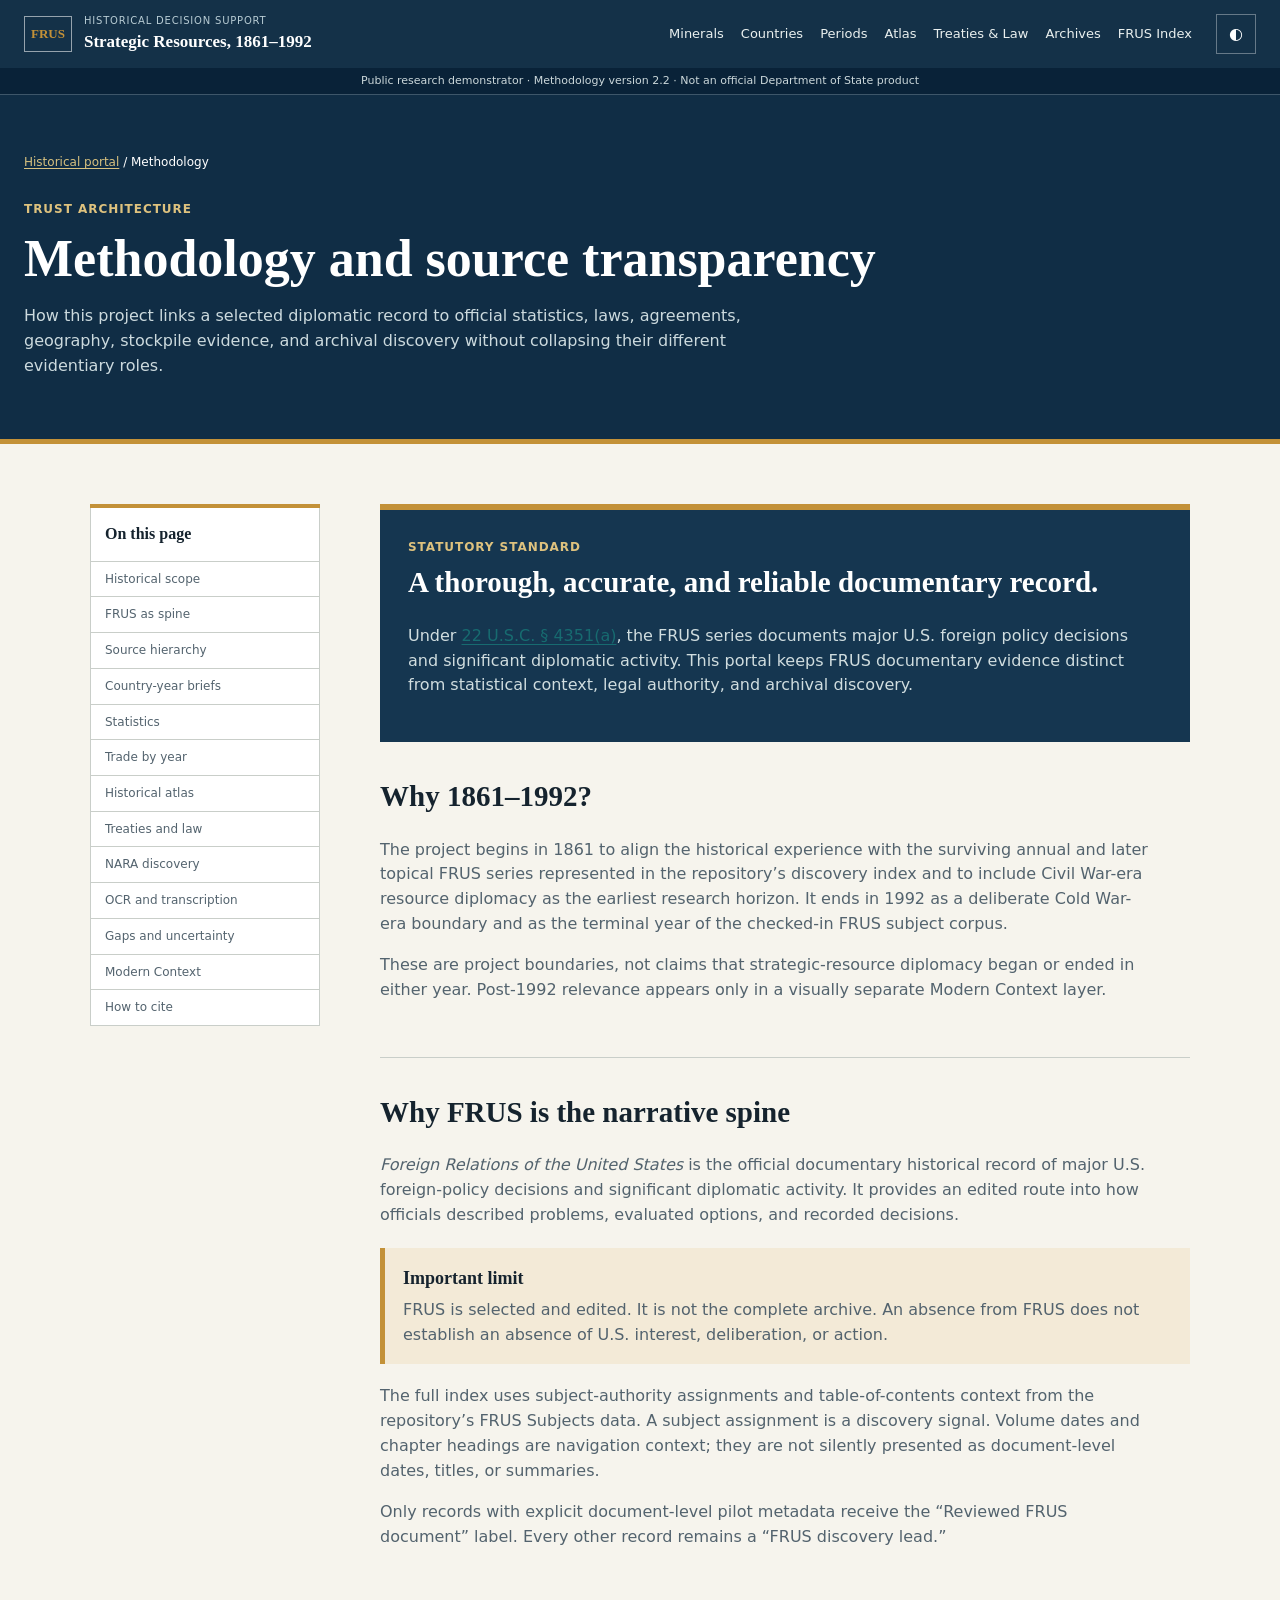
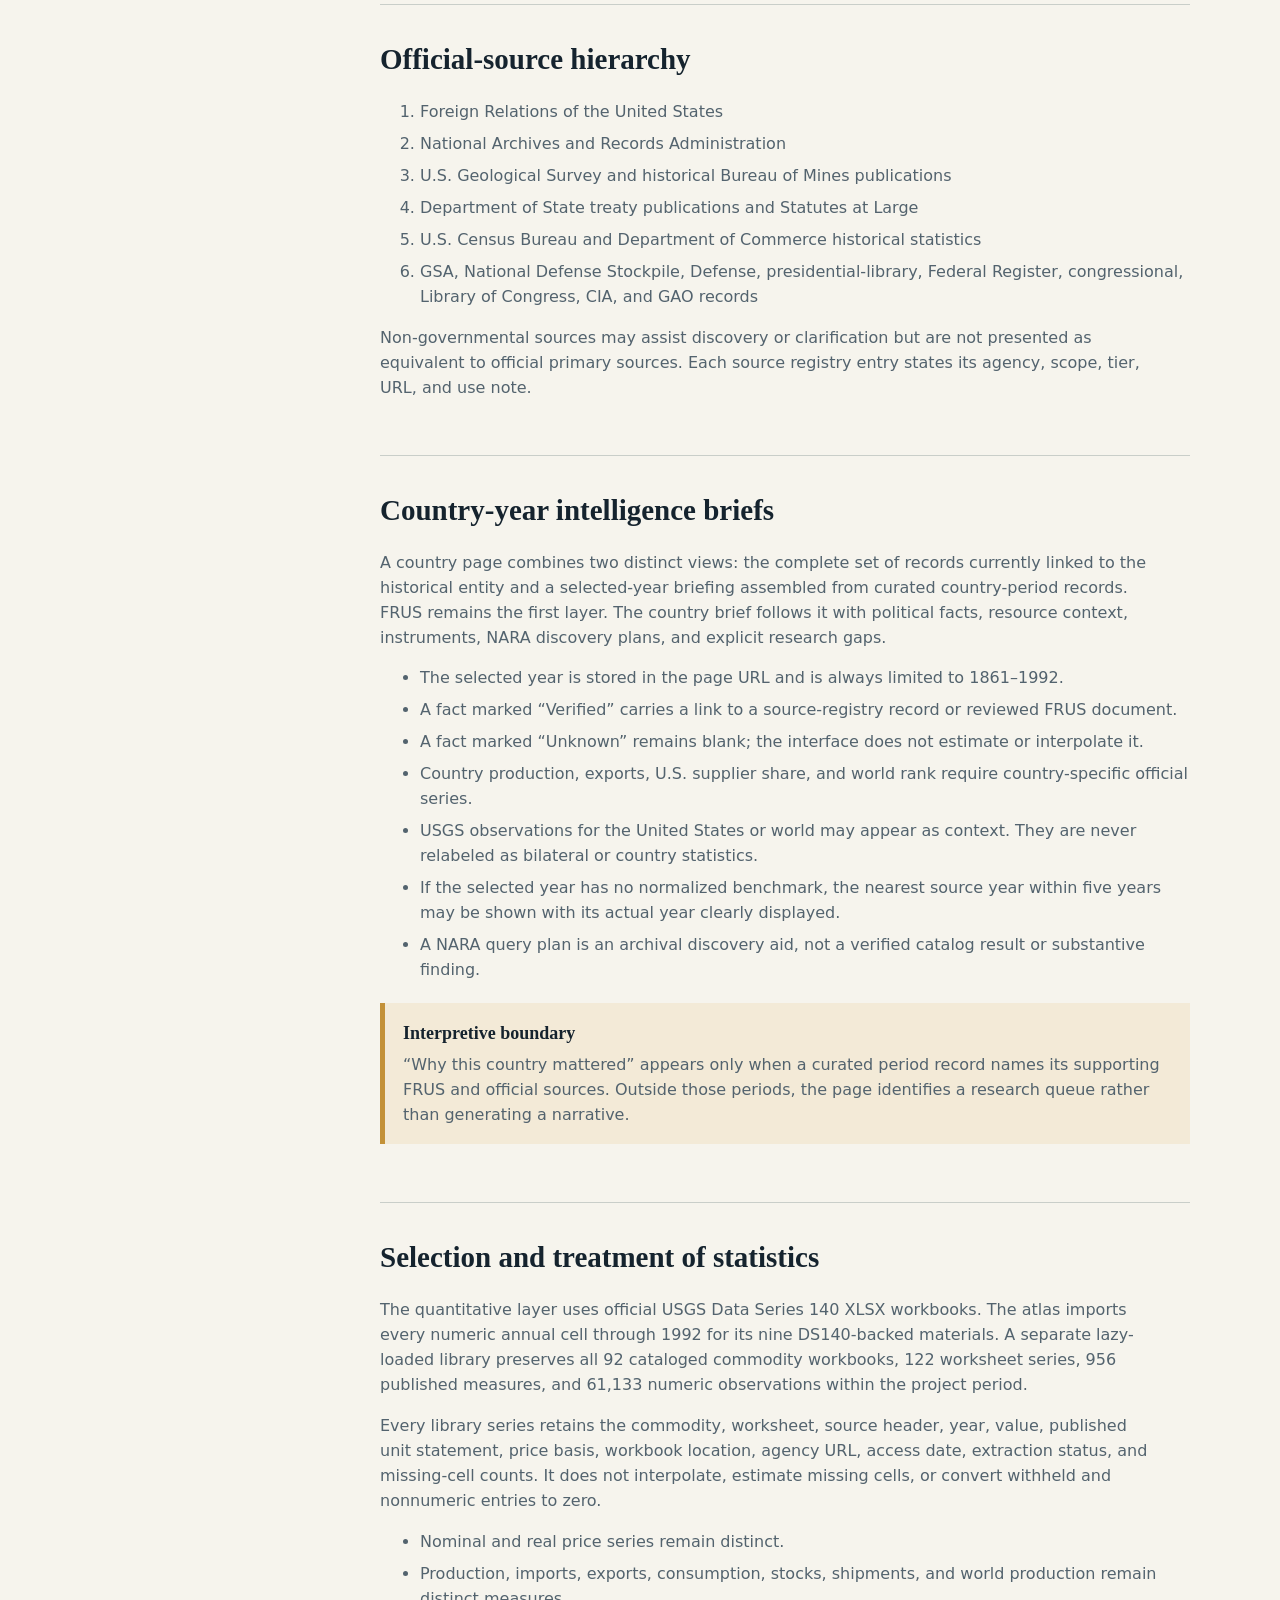
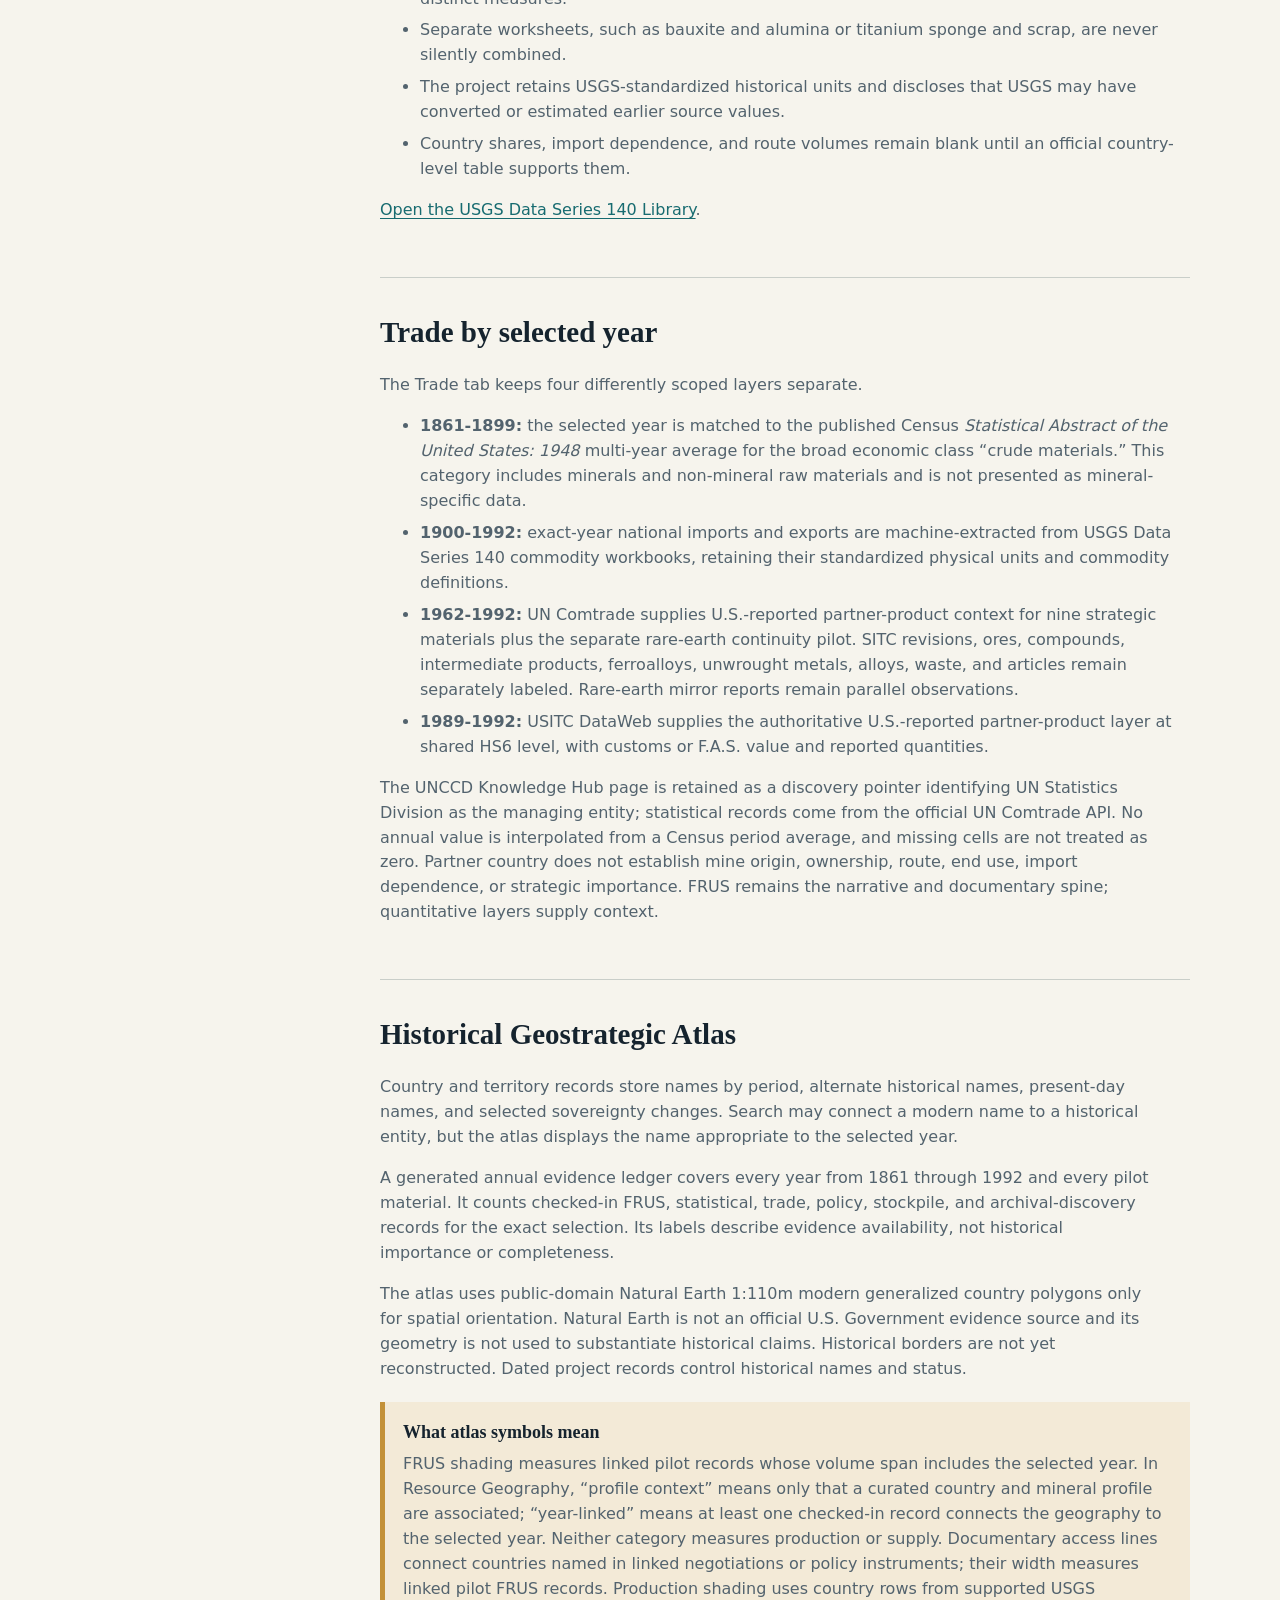
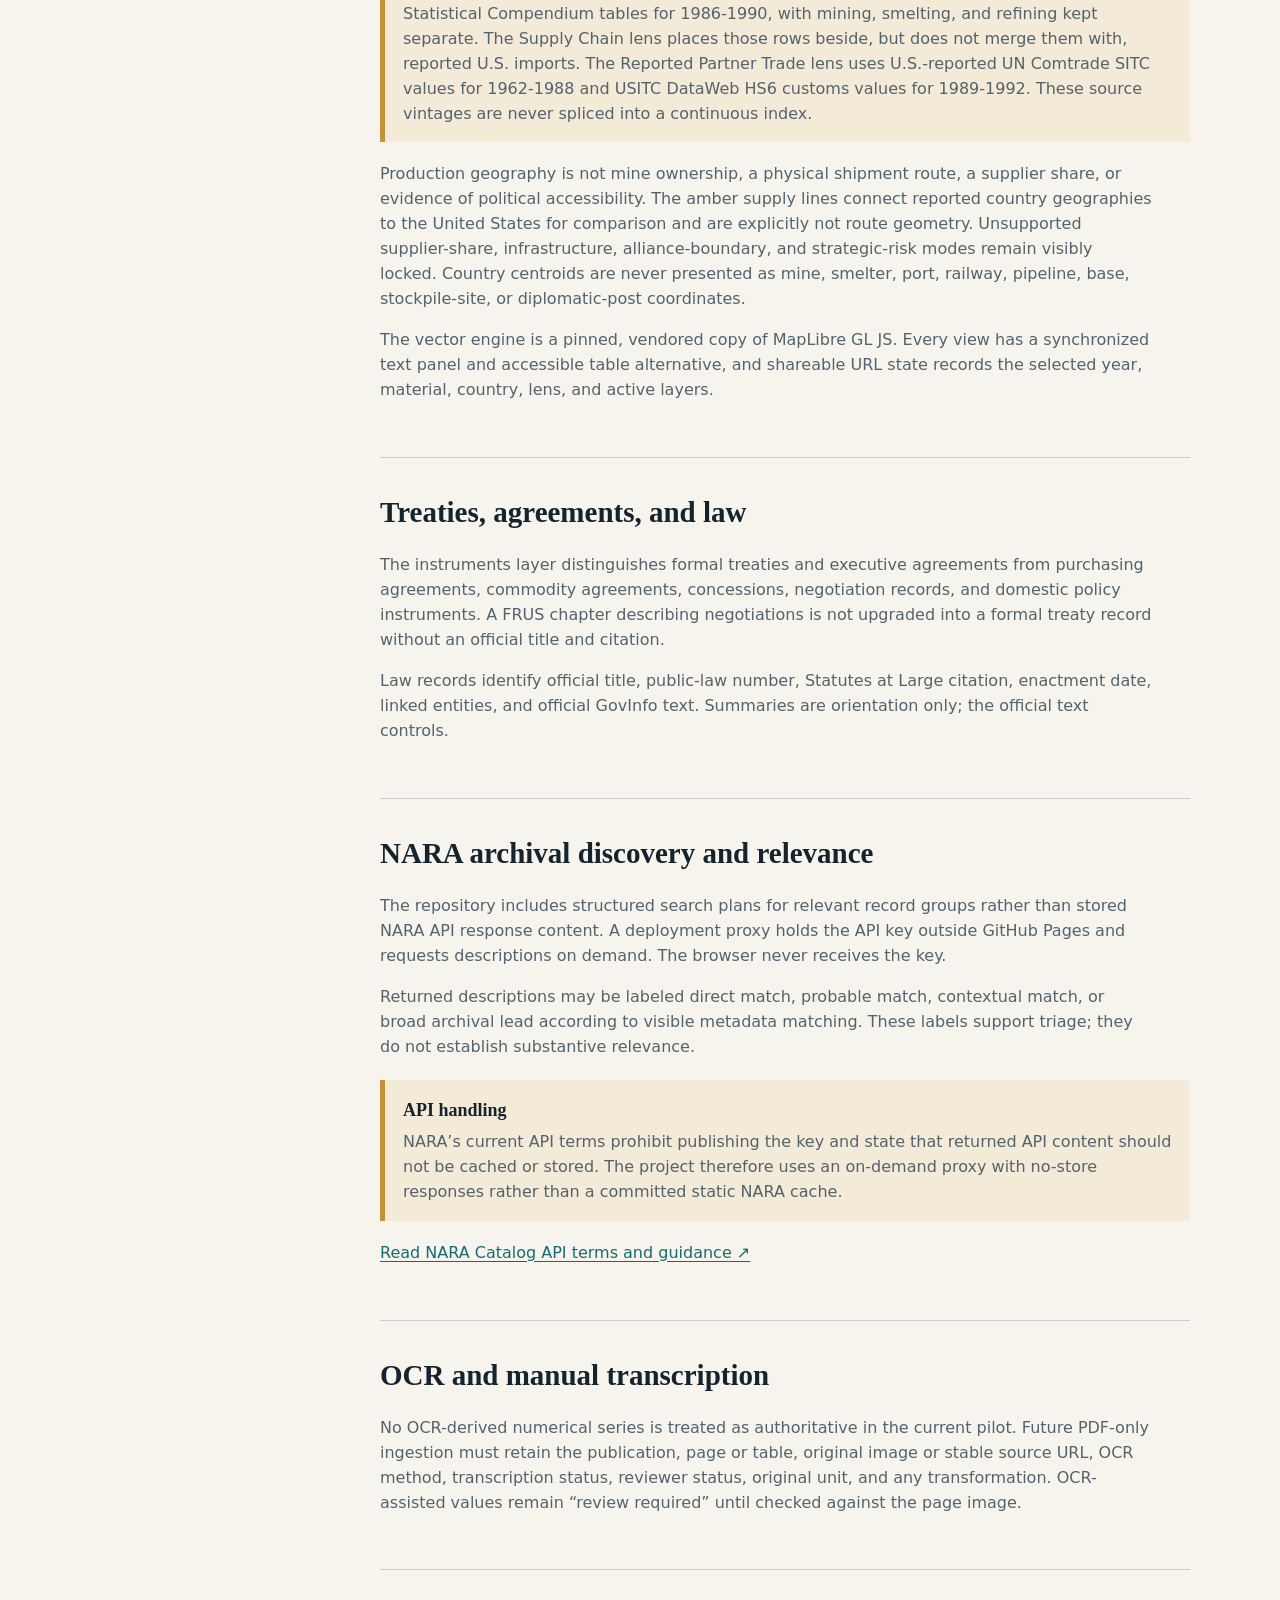
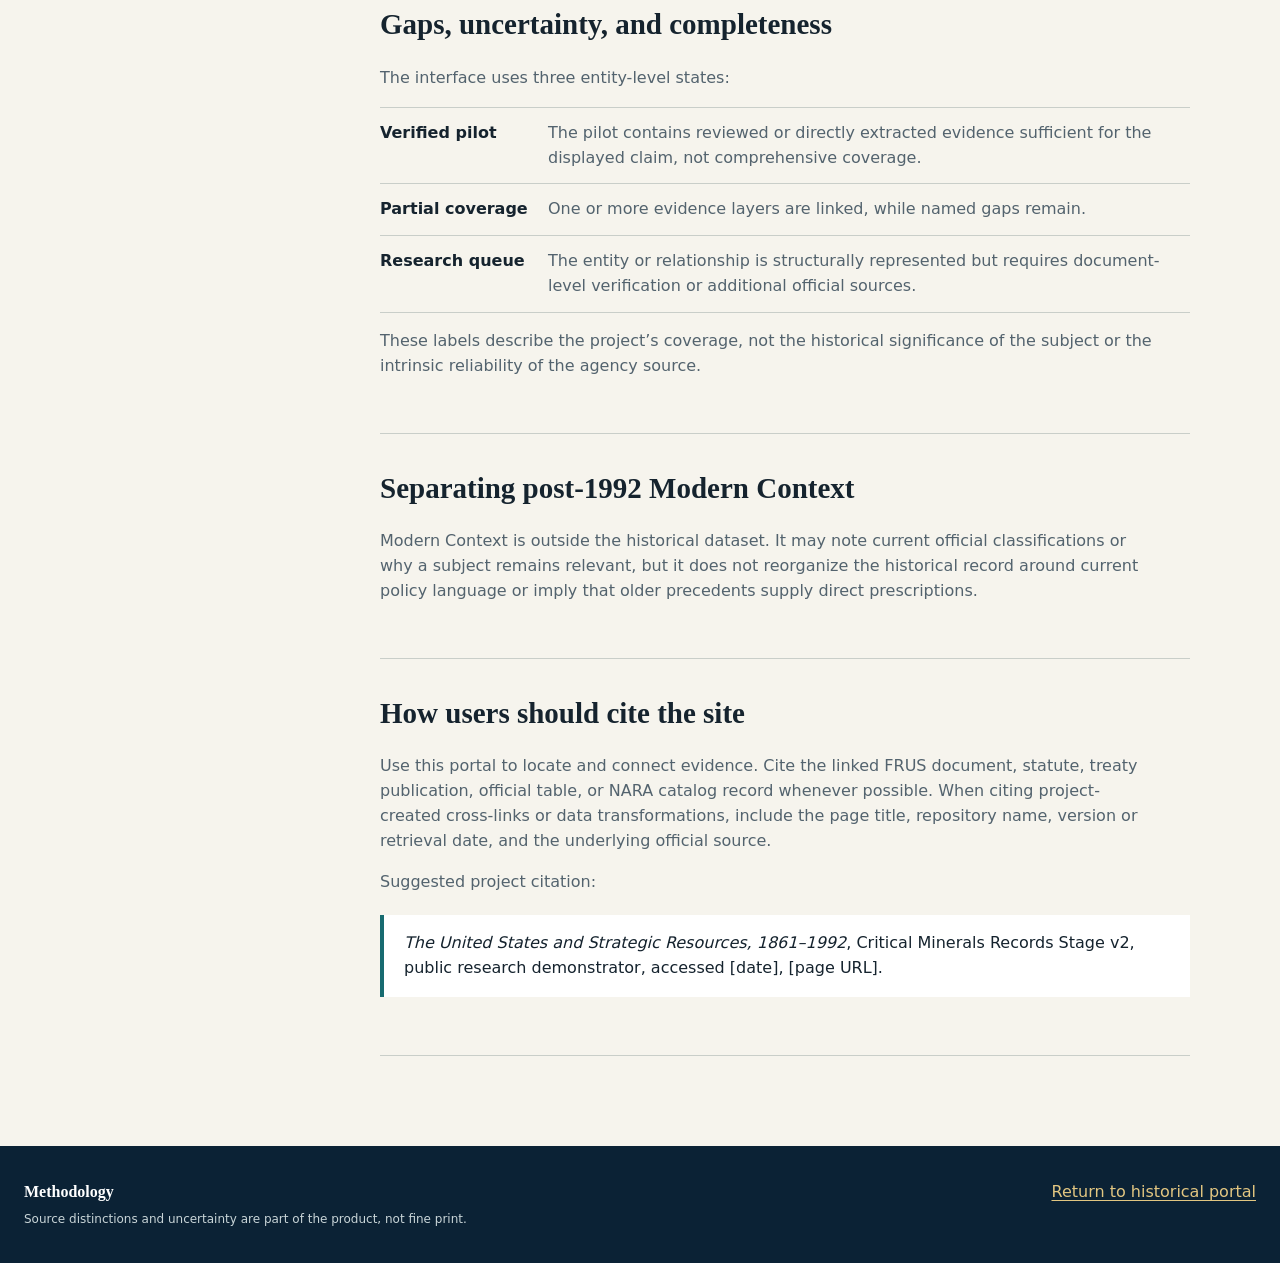
<file: methodology.html>
<!doctype html>
<html lang="en" data-theme="light">
<head>
  <meta charset="utf-8">
  <meta name="viewport" content="width=device-width, initial-scale=1">
  <meta name="description" content="Methodology for The United States and Strategic Resources, 1861–1992.">
  <meta name="theme-color" content="#153650">
  <title>Methodology | Strategic Resources, 1861–1992</title>
  <link rel="stylesheet" href="assets/portal.css?v=3.1.0">
</head>
<body>
  <a class="skip-link" href="#main-content">Skip to main content</a>
  <header class="site-header">
    <div class="header-main">
      <a class="brand" href="records-stage.html"><span class="brand-mark" aria-hidden="true">FRUS</span><span><small>Historical decision support</small><strong>Strategic Resources, 1861–1992</strong></span></a>
      <nav class="primary-nav" id="primaryNav" aria-label="Primary navigation"><a href="records-stage.html#minerals">Minerals</a><a href="records-stage.html#countries">Countries</a><a href="records-stage.html#periods">Periods</a><a href="records-stage.html#map">Atlas</a><a href="records-stage.html#instruments">Treaties &amp; Law</a><a href="records-stage.html#archives">Archives</a><a href="records-stage.html#frus">FRUS Index</a></nav>
      <div class="header-actions"><button class="header-button nav-toggle" id="navToggle" type="button" aria-expanded="false" aria-controls="primaryNav"><span aria-hidden="true">☰</span><span class="visually-hidden">Menu</span></button><button class="header-button" id="themeToggle" type="button"><span aria-hidden="true">◐</span><span class="visually-hidden">Toggle color theme</span></button></div>
    </div>
    <p class="status-line">Public research demonstrator · Methodology version 2.2 · Not an official Department of State product</p>
  </header>

  <main id="main-content">
    <section class="detail-hero">
      <div class="detail-hero-inner"><nav class="breadcrumb" aria-label="Breadcrumb"><a href="records-stage.html">Historical portal</a> <span aria-hidden="true">/</span> Methodology</nav><p class="eyebrow">Trust architecture</p><h1>Methodology and source transparency</h1><p>How this project links a selected diplomatic record to official statistics, laws, agreements, geography, stockpile evidence, and archival discovery without collapsing their different evidentiary roles.</p></div>
    </section>

    <div class="prose-page">
      <aside class="method-toc" aria-label="Methodology sections">
        <strong>On this page</strong>
        <a href="#scope">Historical scope</a><a href="#frus-method">FRUS as spine</a><a href="#hierarchy">Source hierarchy</a><a href="#country-brief-method">Country-year briefs</a><a href="#statistics-method">Statistics</a><a href="#trade-method">Trade by year</a><a href="#geography-method">Historical atlas</a><a href="#agreements-method">Treaties and law</a><a href="#nara-method">NARA discovery</a><a href="#ocr-method">OCR and transcription</a><a href="#uncertainty-method">Gaps and uncertainty</a><a href="#modern-method">Modern Context</a><a href="#citation-method">How to cite</a>
      </aside>
      <article class="prose-content">
        <div class="method-principle"><p class="eyebrow">Statutory standard</p><h2>A thorough, accurate, and reliable documentary record.</h2><p>Under <a href="https://uscode.house.gov/view.xhtml?req=%28title%3A22%20section%3A4351%20edition%3Aprelim%29" target="_blank" rel="noopener">22 U.S.C. § 4351(a)</a>, the FRUS series documents major U.S. foreign policy decisions and significant diplomatic activity. This portal keeps FRUS documentary evidence distinct from statistical context, legal authority, and archival discovery.</p></div>

        <section class="prose-section" id="scope"><h2>Why 1861–1992?</h2><p>The project begins in 1861 to align the historical experience with the surviving annual and later topical FRUS series represented in the repository’s discovery index and to include Civil War-era resource diplomacy as the earliest research horizon. It ends in 1992 as a deliberate Cold War-era boundary and as the terminal year of the checked-in FRUS subject corpus.</p><p>These are project boundaries, not claims that strategic-resource diplomacy began or ended in either year. Post-1992 relevance appears only in a visually separate Modern Context layer.</p></section>

        <section class="prose-section" id="frus-method"><h2>Why FRUS is the narrative spine</h2><p><em>Foreign Relations of the United States</em> is the official documentary historical record of major U.S. foreign-policy decisions and significant diplomatic activity. It provides an edited route into how officials described problems, evaluated options, and recorded decisions.</p><div class="method-callout"><strong>Important limit</strong><p>FRUS is selected and edited. It is not the complete archive. An absence from FRUS does not establish an absence of U.S. interest, deliberation, or action.</p></div><p>The full index uses subject-authority assignments and table-of-contents context from the repository’s FRUS Subjects data. A subject assignment is a discovery signal. Volume dates and chapter headings are navigation context; they are not silently presented as document-level dates, titles, or summaries.</p><p>Only records with explicit document-level pilot metadata receive the “Reviewed FRUS document” label. Every other record remains a “FRUS discovery lead.”</p></section>

        <section class="prose-section" id="hierarchy"><h2>Official-source hierarchy</h2><ol><li>Foreign Relations of the United States</li><li>National Archives and Records Administration</li><li>U.S. Geological Survey and historical Bureau of Mines publications</li><li>Department of State treaty publications and Statutes at Large</li><li>U.S. Census Bureau and Department of Commerce historical statistics</li><li>GSA, National Defense Stockpile, Defense, presidential-library, Federal Register, congressional, Library of Congress, CIA, and GAO records</li></ol><p>Non-governmental sources may assist discovery or clarification but are not presented as equivalent to official primary sources. Each source registry entry states its agency, scope, tier, URL, and use note.</p></section>

        <section class="prose-section" id="country-brief-method"><h2>Country-year intelligence briefs</h2><p>A country page combines two distinct views: the complete set of records currently linked to the historical entity and a selected-year briefing assembled from curated country-period records. FRUS remains the first layer. The country brief follows it with political facts, resource context, instruments, NARA discovery plans, and explicit research gaps.</p><ul><li>The selected year is stored in the page URL and is always limited to 1861–1992.</li><li>A fact marked “Verified” carries a link to a source-registry record or reviewed FRUS document.</li><li>A fact marked “Unknown” remains blank; the interface does not estimate or interpolate it.</li><li>Country production, exports, U.S. supplier share, and world rank require country-specific official series.</li><li>USGS observations for the United States or world may appear as context. They are never relabeled as bilateral or country statistics.</li><li>If the selected year has no normalized benchmark, the nearest source year within five years may be shown with its actual year clearly displayed.</li><li>A NARA query plan is an archival discovery aid, not a verified catalog result or substantive finding.</li></ul><div class="method-callout"><strong>Interpretive boundary</strong><p>“Why this country mattered” appears only when a curated period record names its supporting FRUS and official sources. Outside those periods, the page identifies a research queue rather than generating a narrative.</p></div></section>

        <section class="prose-section" id="statistics-method"><h2>Selection and treatment of statistics</h2><p>The quantitative layer uses official USGS Data Series 140 XLSX workbooks. The atlas imports every numeric annual cell through 1992 for its nine DS140-backed materials. A separate lazy-loaded library preserves all 92 cataloged commodity workbooks, 122 worksheet series, 956 published measures, and 61,133 numeric observations within the project period.</p><p>Every library series retains the commodity, worksheet, source header, year, value, published unit statement, price basis, workbook location, agency URL, access date, extraction status, and missing-cell counts. It does not interpolate, estimate missing cells, or convert withheld and nonnumeric entries to zero.</p><ul><li>Nominal and real price series remain distinct.</li><li>Production, imports, exports, consumption, stocks, shipments, and world production remain distinct measures.</li><li>Separate worksheets, such as bauxite and alumina or titanium sponge and scrap, are never silently combined.</li><li>The project retains USGS-standardized historical units and discloses that USGS may have converted or estimated earlier source values.</li><li>Country shares, import dependence, and route volumes remain blank until an official country-level table supports them.</li></ul><p><a href="usgs-ds140.html">Open the USGS Data Series 140 Library</a>.</p></section>

        <section class="prose-section" id="trade-method"><h2>Trade by selected year</h2><p>The Trade tab keeps four differently scoped layers separate.</p><ul><li><strong>1861-1899:</strong> the selected year is matched to the published Census <em>Statistical Abstract of the United States: 1948</em> multi-year average for the broad economic class “crude materials.” This category includes minerals and non-mineral raw materials and is not presented as mineral-specific data.</li><li><strong>1900-1992:</strong> exact-year national imports and exports are machine-extracted from USGS Data Series 140 commodity workbooks, retaining their standardized physical units and commodity definitions.</li><li><strong>1962-1992:</strong> UN Comtrade supplies U.S.-reported partner-product context for nine strategic materials plus the separate rare-earth continuity pilot. SITC revisions, ores, compounds, intermediate products, ferroalloys, unwrought metals, alloys, waste, and articles remain separately labeled. Rare-earth mirror reports remain parallel observations.</li><li><strong>1989-1992:</strong> USITC DataWeb supplies the authoritative U.S.-reported partner-product layer at shared HS6 level, with customs or F.A.S. value and reported quantities.</li></ul><p>The UNCCD Knowledge Hub page is retained as a discovery pointer identifying UN Statistics Division as the managing entity; statistical records come from the official UN Comtrade API. No annual value is interpolated from a Census period average, and missing cells are not treated as zero. Partner country does not establish mine origin, ownership, route, end use, import dependence, or strategic importance. FRUS remains the narrative and documentary spine; quantitative layers supply context.</p></section>

        <section class="prose-section" id="geography-method"><h2>Historical Geostrategic Atlas</h2><p>Country and territory records store names by period, alternate historical names, present-day names, and selected sovereignty changes. Search may connect a modern name to a historical entity, but the atlas displays the name appropriate to the selected year.</p><p>A generated annual evidence ledger covers every year from 1861 through 1992 and every pilot material. It counts checked-in FRUS, statistical, trade, policy, stockpile, and archival-discovery records for the exact selection. Its labels describe evidence availability, not historical importance or completeness.</p><p>The atlas uses public-domain Natural Earth 1:110m modern generalized country polygons only for spatial orientation. Natural Earth is not an official U.S. Government evidence source and its geometry is not used to substantiate historical claims. Historical borders are not yet reconstructed. Dated project records control historical names and status.</p><div class="method-callout"><strong>What atlas symbols mean</strong><p>FRUS shading measures linked pilot records whose volume span includes the selected year. In Resource Geography, “profile context” means only that a curated country and mineral profile are associated; “year-linked” means at least one checked-in record connects the geography to the selected year. Neither category measures production or supply. Documentary access lines connect countries named in linked negotiations or policy instruments; their width measures linked pilot FRUS records. Production shading uses country rows from supported USGS Statistical Compendium tables for 1986-1990, with mining, smelting, and refining kept separate. The Supply Chain lens places those rows beside, but does not merge them with, reported U.S. imports. The Reported Partner Trade lens uses U.S.-reported UN Comtrade SITC values for 1962-1988 and USITC DataWeb HS6 customs values for 1989-1992. These source vintages are never spliced into a continuous index.</p></div><p>Production geography is not mine ownership, a physical shipment route, a supplier share, or evidence of political accessibility. The amber supply lines connect reported country geographies to the United States for comparison and are explicitly not route geometry. Unsupported supplier-share, infrastructure, alliance-boundary, and strategic-risk modes remain visibly locked. Country centroids are never presented as mine, smelter, port, railway, pipeline, base, stockpile-site, or diplomatic-post coordinates.</p><p>The vector engine is a pinned, vendored copy of MapLibre GL JS. Every view has a synchronized text panel and accessible table alternative, and shareable URL state records the selected year, material, country, lens, and active layers.</p></section>

        <section class="prose-section" id="agreements-method"><h2>Treaties, agreements, and law</h2><p>The instruments layer distinguishes formal treaties and executive agreements from purchasing agreements, commodity agreements, concessions, negotiation records, and domestic policy instruments. A FRUS chapter describing negotiations is not upgraded into a formal treaty record without an official title and citation.</p><p>Law records identify official title, public-law number, Statutes at Large citation, enactment date, linked entities, and official GovInfo text. Summaries are orientation only; the official text controls.</p></section>

        <section class="prose-section" id="nara-method"><h2>NARA archival discovery and relevance</h2><p>The repository includes structured search plans for relevant record groups rather than stored NARA API response content. A deployment proxy holds the API key outside GitHub Pages and requests descriptions on demand. The browser never receives the key.</p><p>Returned descriptions may be labeled direct match, probable match, contextual match, or broad archival lead according to visible metadata matching. These labels support triage; they do not establish substantive relevance.</p><div class="method-callout"><strong>API handling</strong><p>NARA’s current API terms prohibit publishing the key and state that returned API content should not be cached or stored. The project therefore uses an on-demand proxy with no-store responses rather than a committed static NARA cache.</p></div><p><a href="https://www.archives.gov/research/catalog/help/api" target="_blank" rel="noopener">Read NARA Catalog API terms and guidance ↗</a></p></section>

        <section class="prose-section" id="ocr-method"><h2>OCR and manual transcription</h2><p>No OCR-derived numerical series is treated as authoritative in the current pilot. Future PDF-only ingestion must retain the publication, page or table, original image or stable source URL, OCR method, transcription status, reviewer status, original unit, and any transformation. OCR-assisted values remain “review required” until checked against the page image.</p></section>

        <section class="prose-section" id="uncertainty-method"><h2>Gaps, uncertainty, and completeness</h2><p>The interface uses three entity-level states:</p><dl class="definition-list"><div><dt>Verified pilot</dt><dd>The pilot contains reviewed or directly extracted evidence sufficient for the displayed claim, not comprehensive coverage.</dd></div><div><dt>Partial coverage</dt><dd>One or more evidence layers are linked, while named gaps remain.</dd></div><div><dt>Research queue</dt><dd>The entity or relationship is structurally represented but requires document-level verification or additional official sources.</dd></div></dl><p>These labels describe the project’s coverage, not the historical significance of the subject or the intrinsic reliability of the agency source.</p></section>

        <section class="prose-section" id="modern-method"><h2>Separating post-1992 Modern Context</h2><p>Modern Context is outside the historical dataset. It may note current official classifications or why a subject remains relevant, but it does not reorganize the historical record around current policy language or imply that older precedents supply direct prescriptions.</p></section>

        <section class="prose-section" id="citation-method"><h2>How users should cite the site</h2><p>Use this portal to locate and connect evidence. Cite the linked FRUS document, statute, treaty publication, official table, or NARA catalog record whenever possible. When citing project-created cross-links or data transformations, include the page title, repository name, version or retrieval date, and the underlying official source.</p><p>Suggested project citation:</p><blockquote><em>The United States and Strategic Resources, 1861–1992</em>, Critical Minerals Records Stage v2, public research demonstrator, accessed [date], [page URL].</blockquote></section>
      </article>
    </div>
  </main>

  <footer class="site-footer"><div class="footer-inner"><div><strong>Methodology</strong><p>Source distinctions and uncertainty are part of the product, not fine print.</p></div><a href="records-stage.html">Return to historical portal</a></div></footer>
  <script src="assets/history-data.js?v=3.1.0"></script>
  <script>window.HistoryData.initTheme(document.getElementById('themeToggle')); window.HistoryData.initNavigation(document.getElementById('navToggle'), document.getElementById('primaryNav'));</script>
</body>
</html>
</file>
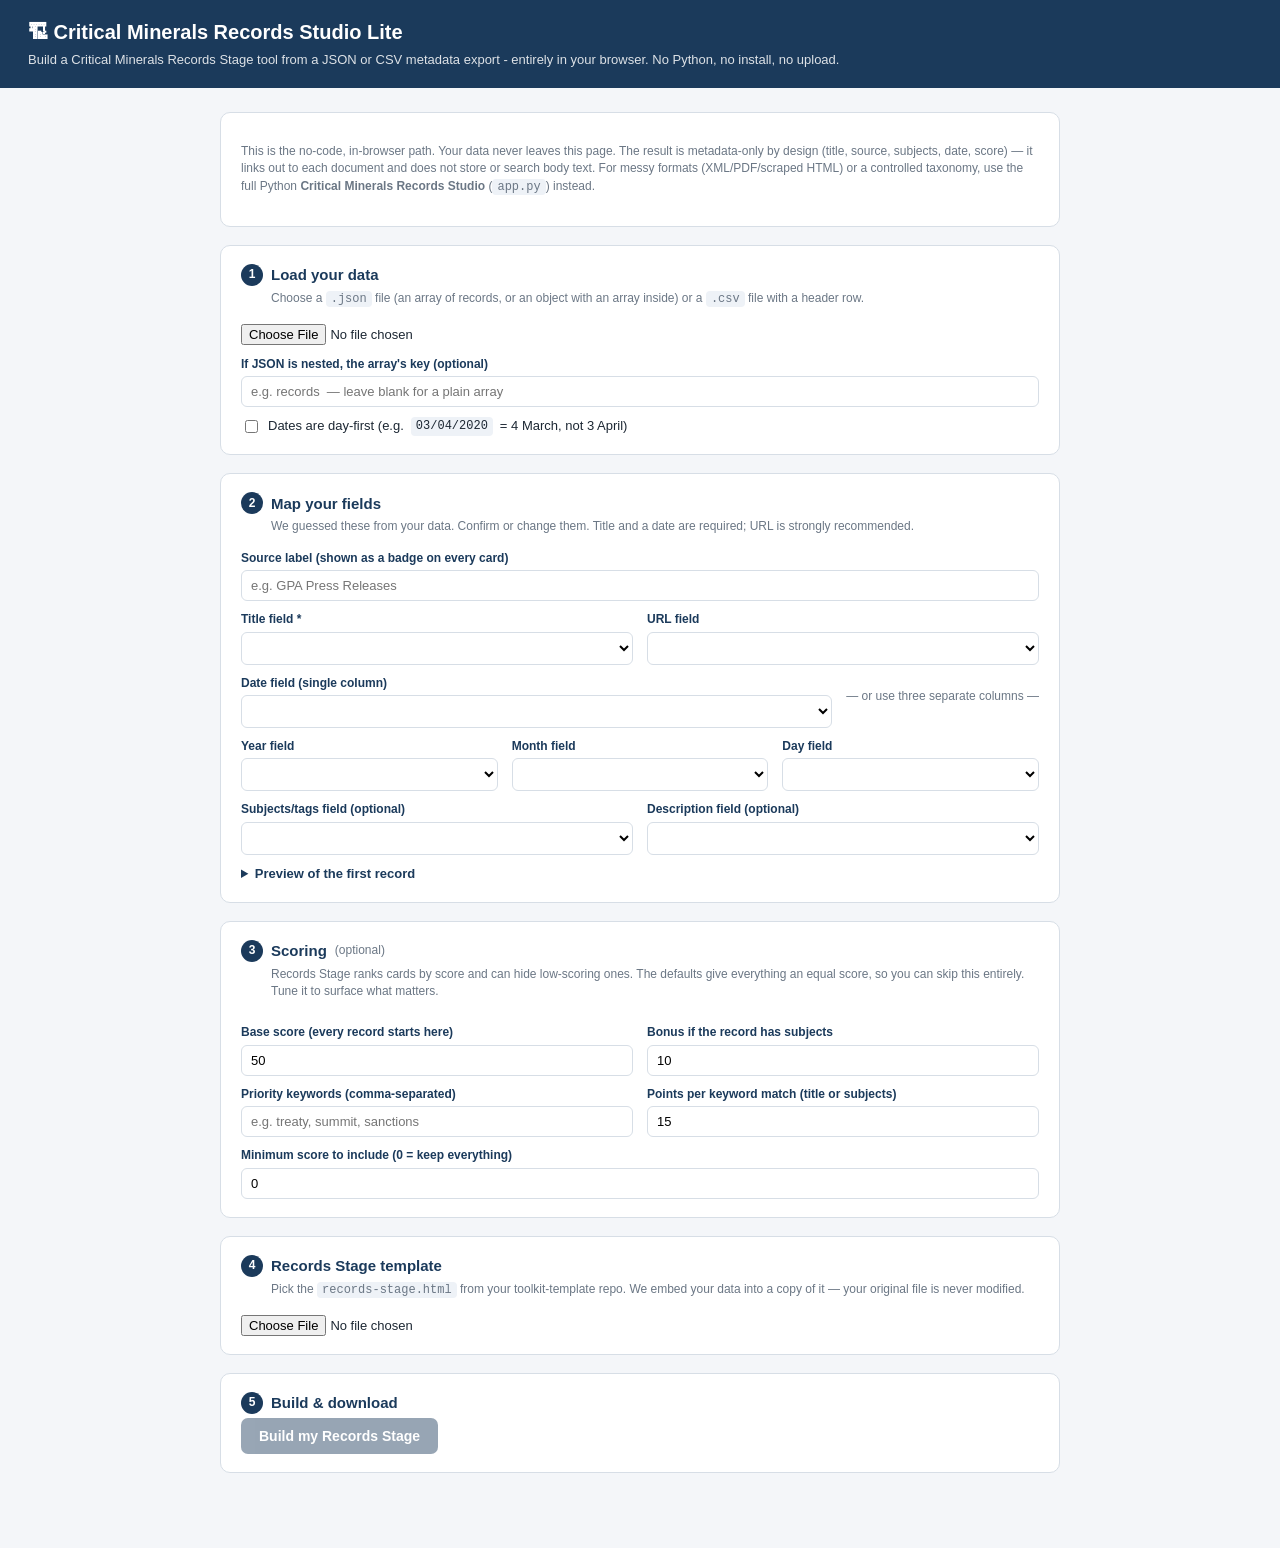
<file: studio-lite.html>
<!DOCTYPE html>
<!--
  Critical Minerals Records Studio Lite - a browser-only build tool for Critical Minerals Records Stage.

  This is the no-install, no-Python sibling of Records Studio (app.py). It runs
  the *no-code* build path entirely in the browser: load a clean JSON or CSV
  export, map your fields, optionally tune a simple score, and download a
  ready-to-use records-stage.html with your data embedded.

  It deliberately mirrors the existing Python pipeline so the output is
  byte-compatible with what build_cache.py + html_embed.sync_html_embed produce:
    - generic_json_parser.py  -> field mapping, date parsing, subject coercion
    - build_cache.py          -> taxonomy synthesis, MM-DD bucketing, compact form
    - cache_format.py         -> compact key map (y,t,u,s,sc,sb) and {n,c,sc} taxonomy
    - html_embed.py           -> single-line SUBJECT_TAXONOMY / EVENTS_CACHE splice

  What it does NOT do (use the full Python Critical Minerals Records Studio for these):
    - arbitrary custom parsers (messy XML / PDF / scraped HTML)
    - controlled-vocabulary taxonomy loading, clearance-chain customization
  It is JSON + CSV in, a finished publishing tool out. Nothing leaves the
  browser — no upload, no server, no network call (except an optional same-
  folder fetch of the records-stage.html template when served over http).
-->
<html lang="en">
<head>
<meta charset="utf-8">
<meta name="viewport" content="width=device-width, initial-scale=1">
<title>Critical Minerals Records Studio Lite</title>
<style>
  :root {
    --navy: #1b3a5b; --red: #8a2b2b; --muted: #6b7785;
    --line: #d7dee6; --bg: #f4f6f9; --ok: #1d7a46; --warn: #8a5a00;
  }
  * { box-sizing: border-box; }
  body {
    font-family: -apple-system, BlinkMacSystemFont, "Segoe UI", Roboto, Helvetica, Arial, sans-serif;
    margin: 0; background: var(--bg); color: #1c2733; line-height: 1.45;
  }
  header {
    background: var(--navy); color: #fff; padding: 18px 28px;
  }
  header h1 { margin: 0; font-size: 20px; }
  header p { margin: 4px 0 0; font-size: 13px; opacity: .85; }
  main { max-width: 880px; margin: 0 auto; padding: 24px 20px 60px; }
  .step {
    background: #fff; border: 1px solid var(--line); border-radius: 10px;
    padding: 18px 20px; margin-bottom: 18px;
  }
  .step h2 {
    margin: 0 0 4px; font-size: 15px; color: var(--navy);
    display: flex; align-items: center; gap: 8px;
  }
  .step h2 .n {
    background: var(--navy); color: #fff; width: 22px; height: 22px;
    border-radius: 50%; font-size: 12px; display: inline-flex;
    align-items: center; justify-content: center; flex: none;
  }
  .step .hint { font-size: 12px; color: var(--muted); margin: 0 0 14px 30px; }
  label.fld { display: block; font-size: 12px; font-weight: 600; color: var(--navy); margin: 10px 0 3px; }
  input[type=text], input[type=number], select {
    width: 100%; padding: 7px 9px; font-size: 13px; border: 1px solid var(--line);
    border-radius: 6px; background: #fff;
  }
  .row { display: flex; gap: 14px; flex-wrap: wrap; }
  .row > div { flex: 1; min-width: 180px; }
  input[type=file] { font-size: 13px; }
  .check { display: flex; align-items: center; gap: 7px; font-size: 13px; margin-top: 10px; }
  .check input { width: auto; }
  button {
    background: var(--navy); color: #fff; border: 0; border-radius: 7px;
    padding: 10px 18px; font-size: 14px; font-weight: 600; cursor: pointer;
  }
  button.secondary { background: #fff; color: var(--navy); border: 1px solid var(--navy); }
  button:disabled { opacity: .45; cursor: not-allowed; }
  .msg { font-size: 13px; margin-top: 10px; padding: 8px 11px; border-radius: 6px; }
  .msg.ok { background: #e7f4ec; color: var(--ok); }
  .msg.warn { background: #fdf4e3; color: var(--warn); }
  .msg.err { background: #fbeaea; color: var(--red); }
  .msg.info { background: #eef2f7; color: var(--navy); }
  details { margin-top: 10px; font-size: 13px; }
  summary { cursor: pointer; color: var(--navy); font-weight: 600; }
  pre {
    background: #0f1722; color: #d4e1f0; padding: 12px; border-radius: 6px;
    overflow: auto; font-size: 12px; max-height: 260px;
  }
  table.summary { width: 100%; border-collapse: collapse; font-size: 13px; margin-top: 6px; }
  table.summary td { padding: 4px 8px; border-bottom: 1px solid var(--line); }
  table.summary td:first-child { color: var(--muted); width: 60%; }
  table.summary td:last-child { font-weight: 600; text-align: right; }
  .dl { display: flex; gap: 10px; flex-wrap: wrap; margin-top: 12px; }
  .note { font-size: 12px; color: var(--muted); }
  code { background: #eef2f7; padding: 1px 5px; border-radius: 4px; font-size: 12px; }
</style>
</head>
<body>
<header>
  <h1>🏗 Critical Minerals Records Studio Lite</h1>
  <p>Build a Critical Minerals Records Stage tool from a JSON or CSV metadata export - entirely in your browser. No Python, no install, no upload.</p>
</header>
<main>

  <div class="step">
    <p class="note">
      This is the no-code, in-browser path. Your data never leaves this page.
      The result is metadata-only by design (title, source, subjects, date, score) —
      it links out to each document and does not store or search body text.
      For messy formats (XML/PDF/scraped HTML) or a controlled taxonomy, use the
      full Python <strong>Critical Minerals Records Studio</strong> (<code>app.py</code>) instead.
    </p>
  </div>

  <!-- Step 1: load data -->
  <div class="step">
    <h2><span class="n">1</span> Load your data</h2>
    <p class="hint">Choose a <code>.json</code> file (an array of records, or an object with an array inside) or a <code>.csv</code> file with a header row.</p>
    <input type="file" id="dataFile" accept=".json,.csv,application/json,text/csv">
    <div class="row">
      <div>
        <label class="fld" for="arrayKey">If JSON is nested, the array's key (optional)</label>
        <input type="text" id="arrayKey" placeholder="e.g. records  — leave blank for a plain array">
      </div>
    </div>
    <label class="check"><input type="checkbox" id="dayFirst"> Dates are day-first (e.g. <code>03/04/2020</code> = 4 March, not 3 April)</label>
    <div id="loadMsg"></div>
  </div>

  <!-- Step 2: map fields -->
  <div class="step">
    <h2><span class="n">2</span> Map your fields</h2>
    <p class="hint">We guessed these from your data. Confirm or change them. Title and a date are required; URL is strongly recommended.</p>
    <label class="fld" for="sourceLabel">Source label (shown as a badge on every card)</label>
    <input type="text" id="sourceLabel" placeholder="e.g. GPA Press Releases">
    <div class="row">
      <div>
        <label class="fld" for="mapTitle">Title field *</label>
        <select id="mapTitle"></select>
      </div>
      <div>
        <label class="fld" for="mapUrl">URL field</label>
        <select id="mapUrl"></select>
      </div>
    </div>
    <div class="row">
      <div>
        <label class="fld" for="mapDate">Date field (single column)</label>
        <select id="mapDate"></select>
      </div>
      <div class="note" style="align-self:center; flex:0 0 auto;">— or use three separate columns —</div>
    </div>
    <div class="row">
      <div>
        <label class="fld" for="mapYear">Year field</label>
        <select id="mapYear"></select>
      </div>
      <div>
        <label class="fld" for="mapMonth">Month field</label>
        <select id="mapMonth"></select>
      </div>
      <div>
        <label class="fld" for="mapDay">Day field</label>
        <select id="mapDay"></select>
      </div>
    </div>
    <div class="row">
      <div>
        <label class="fld" for="mapSubjects">Subjects/tags field (optional)</label>
        <select id="mapSubjects"></select>
      </div>
      <div>
        <label class="fld" for="mapDescription">Description field (optional)</label>
        <select id="mapDescription"></select>
      </div>
    </div>
    <details>
      <summary>Preview of the first record</summary>
      <pre id="preview">Load a file first.</pre>
    </details>
  </div>

  <!-- Step 3: scoring -->
  <div class="step">
    <h2><span class="n">3</span> Scoring <span class="note" style="font-weight:400">(optional)</span></h2>
    <p class="hint">Records Stage ranks cards by score and can hide low-scoring ones. The defaults give everything an equal score, so you can skip this entirely. Tune it to surface what matters.</p>
    <div class="row">
      <div>
        <label class="fld" for="scBase">Base score (every record starts here)</label>
        <input type="number" id="scBase" value="50" min="0" max="100">
      </div>
      <div>
        <label class="fld" for="scSubjectBonus">Bonus if the record has subjects</label>
        <input type="number" id="scSubjectBonus" value="10" min="0" max="100">
      </div>
    </div>
    <div class="row">
      <div>
        <label class="fld" for="scKeywords">Priority keywords (comma-separated)</label>
        <input type="text" id="scKeywords" placeholder="e.g. treaty, summit, sanctions">
      </div>
      <div>
        <label class="fld" for="scKeywordWeight">Points per keyword match (title or subjects)</label>
        <input type="number" id="scKeywordWeight" value="15" min="0" max="100">
      </div>
    </div>
    <label class="fld" for="scThreshold">Minimum score to include (0 = keep everything)</label>
    <input type="number" id="scThreshold" value="0" min="0" max="100">
  </div>

  <!-- Step 4: template -->
  <div class="step">
    <h2><span class="n">4</span> Records Stage template</h2>
    <p class="hint">Pick the <code>records-stage.html</code> from your toolkit-template repo. We embed your data into a copy of it — your original file is never modified.</p>
    <input type="file" id="templateFile" accept=".html,text/html">
    <div id="templateMsg"></div>
  </div>

  <!-- Step 5: build -->
  <div class="step">
    <h2><span class="n">5</span> Build &amp; download</h2>
    <button id="buildBtn" disabled>Build my Records Stage</button>
    <div id="buildMsg"></div>
    <div id="summaryWrap" style="display:none">
      <table class="summary" id="summaryTable"></table>
      <div class="dl" id="downloads"></div>
    </div>
  </div>

</main>

<script>
"use strict";

// ── Small DOM helpers ──────────────────────────────────────────────────────
const $ = id => document.getElementById(id);
function setMsg(el, kind, html) { el.innerHTML = html ? `<div class="msg ${kind}">${html}</div>` : ""; }
function esc(s) { return String(s).replace(/[&<>]/g, c => ({ "&": "&amp;", "<": "&lt;", ">": "&gt;" }[c])); }

// State carried between steps.
let LOADED = null;   // { records: [...], keys: [...] }
let TEMPLATE = null; // string contents of records-stage.html

// ── CSV parsing (RFC-4180-ish: quotes, embedded commas/newlines) ────────────
function parseCSV(text) {
  const rows = [];
  let row = [], field = "", inQuotes = false;
  // Normalize newlines so \r\n inside the file doesn't leave stray \r.
  text = text.replace(/\r\n/g, "\n").replace(/\r/g, "\n");
  for (let i = 0; i < text.length; i++) {
    const ch = text[i];
    if (inQuotes) {
      if (ch === '"') {
        if (text[i + 1] === '"') { field += '"'; i++; } // escaped quote
        else inQuotes = false;
      } else field += ch;
    } else if (ch === '"') {
      inQuotes = true;
    } else if (ch === ",") {
      row.push(field); field = "";
    } else if (ch === "\n") {
      row.push(field); rows.push(row); row = []; field = "";
    } else {
      field += ch;
    }
  }
  if (field !== "" || row.length) { row.push(field); rows.push(row); }
  if (!rows.length) return [];
  const headers = rows[0].map(h => h.trim());
  const out = [];
  for (let r = 1; r < rows.length; r++) {
    if (rows[r].length === 1 && rows[r][0] === "") continue; // blank line
    const obj = {};
    headers.forEach((h, c) => { obj[h] = rows[r][c] !== undefined ? rows[r][c] : ""; });
    out.push(obj);
  }
  return out;
}

// ── Record discovery (mirrors generic_json_parser._load_records) ────────────
function loadRecords(text, filename, arrayKey) {
  const isCSV = /\.csv$/i.test(filename) ||
    (!/\.json$/i.test(filename) && !/^\s*[\[{]/.test(text));
  if (isCSV) {
    const recs = parseCSV(text);
    if (!recs.length) throw new Error("No rows found in the CSV (need a header row plus at least one data row).");
    return recs;
  }
  let data;
  try { data = JSON.parse(text); }
  catch (e) { throw new Error("Couldn't parse that JSON: " + e.message); }
  if (arrayKey) {
    if (typeof data !== "object" || Array.isArray(data) || !(arrayKey in data))
      throw new Error(`Expected a top-level object with key "${arrayKey}", but didn't find it.`);
    data = data[arrayKey];
  }
  if (!Array.isArray(data)) {
    // Help the user find the array key if the records are nested.
    const arrKeys = (data && typeof data === "object")
      ? Object.keys(data).filter(k => Array.isArray(data[k])) : [];
    const hint = arrKeys.length
      ? ` Your records may be under one of these keys: ${arrKeys.map(k => `"${k}"`).join(", ")} — set it above.`
      : "";
    throw new Error(`Expected a JSON array of records, got ${Array.isArray(data) ? "array" : typeof data}.` + hint);
  }
  return data.filter(r => r && typeof r === "object" && !Array.isArray(r));
}

// ── Field auto-detection (mirrors generic_json_parser._AUTODETECT) ──────────
const AUTODETECT = {
  title:       ["title", "headline", "name", "subject"],
  url:         ["url", "link", "href", "permalink", "uri"],
  date:        ["date", "publication_date", "published", "published_at", "release_date", "issue_date", "created", "created_at"],
  year:        ["year", "yr"],
  month:       ["month", "mo"],
  day:         ["day"],
  subjects:    ["subjects", "tags", "topics", "categories", "keywords"],
  description: ["description", "summary", "abstract", "excerpt", "body"],
};
function autodetect(keys) {
  const lc = {}; keys.forEach(k => { lc[k.toLowerCase()] = k; });
  const out = {};
  for (const [target, cands] of Object.entries(AUTODETECT)) {
    out[target] = cands.map(c => lc[c]).find(Boolean) || "";
  }
  return out;
}

// ── Date parsing (mirrors generic_json_parser._parse_date_string) ───────────
const MONTHS = { january:1,february:2,march:3,april:4,may:5,june:6,july:7,august:8,september:9,october:10,november:11,december:12,
  jan:1,feb:2,mar:3,apr:4,jun:6,jul:7,aug:8,sep:9,sept:9,oct:10,nov:11,dec:12 };

function parseDateString(raw, dayFirst) {
  if (raw === null || raw === undefined || String(raw).trim() === "") return null;
  const s = String(raw).trim();
  let m;
  // YYYY-MM-DD or YYYY/MM/DD
  if ((m = s.match(/^(\d{4})[-/](\d{1,2})[-/](\d{1,2})$/)))
    return mk(+m[1], +m[2], +m[3], s);
  // Month name, day, year — "March 15, 2010" / "Mar 15 2010" / "15 March 2010"
  if ((m = s.match(/^([A-Za-z]+)\s+(\d{1,2}),?\s+(\d{4})$/)) && MONTHS[m[1].toLowerCase()])
    return mk(+m[3], MONTHS[m[1].toLowerCase()], +m[2], s);
  if ((m = s.match(/^(\d{1,2})\s+([A-Za-z]+)\s+(\d{4})$/)) && MONTHS[m[2].toLowerCase()])
    return mk(+m[3], MONTHS[m[2].toLowerCase()], +m[1], s);
  // Month name + year — "March 2010"
  if ((m = s.match(/^([A-Za-z]+)\s+(\d{4})$/)) && MONTHS[m[1].toLowerCase()])
    return mk(+m[2], MONTHS[m[1].toLowerCase()], 1, s);
  // Bare year
  if ((m = s.match(/^(\d{4})$/))) return mk(+m[1], 1, 1, s);
  // Ambiguous numeric slash form — order per dayFirst flag.
  if ((m = s.match(/^(\d{1,2})\/(\d{1,2})\/(\d{4})$/))) {
    const a = +m[1], b = +m[2], y = +m[3];
    const [mo, da] = dayFirst ? [b, a] : [a, b];
    return mk(y, mo, da, s);
  }
  // Last resort: a 4-digit year anywhere in the string.
  if ((m = s.match(/\b(\d{4})\b/))) {
    const y = +m[1];
    if (y >= 1700 && y <= 2100) return mk(y, 1, 1, s);
  }
  return null;
}
function mk(y, mo, da, display) { return { year: y, month: mo, day: da, display }; }

// ── Subjects coercion (mirrors generic_json_parser._coerce_subjects) ────────
function coerceSubjects(raw) {
  if (raw === null || raw === undefined) return [];
  if (Array.isArray(raw)) return raw.map(x => String(x).trim()).filter(Boolean);
  if (typeof raw === "string") return raw.split(/[,;|]/).map(p => p.trim()).filter(Boolean);
  return [String(raw)];
}

// ── Build events (mirrors generic_json_parser.parse_corpus_with_config) ─────
function buildEvents(records, cfg) {
  const events = [];
  const skips = { noTitle: 0, noDate: 0, badRange: 0 };
  const useSplitDate = !!cfg.year;
  for (const rec of records) {
    const title = cfg.title ? String(rec[cfg.title] || "").trim() : "";
    if (!title) { skips.noTitle++; continue; }

    let year, month, day, display;
    if (useSplitDate) {
      const y = parseInt(rec[cfg.year], 10);
      const mo = cfg.month ? parseInt(rec[cfg.month], 10) : 1;
      const da = cfg.day ? parseInt(rec[cfg.day], 10) : 1;
      if (Number.isNaN(y)) { skips.noDate++; continue; }
      year = y; month = Number.isNaN(mo) ? 1 : mo; day = Number.isNaN(da) ? 1 : da;
      display = `${year}-${String(month).padStart(2, "0")}-${String(day).padStart(2, "0")}`;
    } else {
      const parsed = parseDateString(rec[cfg.date], cfg.dayFirst);
      if (!parsed) { skips.noDate++; continue; }
      ({ year, month, day, display } = parsed);
    }
    if (!(month >= 1 && month <= 12 && day >= 1 && day <= 31)) { skips.badRange++; continue; }

    const url = cfg.url ? String(rec[cfg.url] || "").trim() : "";
    const subjects = coerceSubjects(cfg.subjects ? rec[cfg.subjects] : null);
    const description = cfg.description ? String(rec[cfg.description] || "").trim() : "";

    events.push({
      source: cfg.sourceLabel || "Untitled Archive",
      date_display: display,
      month: String(month).padStart(2, "0"),
      day: String(day).padStart(2, "0"),
      year, title, url, subjects, description,
    });
  }
  return { events, skips };
}

// ── Scoring (Lite's transparent stand-in for axis_scorer.py) ────────────────
function scoreEvent(ev, sc) {
  let score = sc.base;
  if (sc.subjectBonus && ev.subjects && ev.subjects.length) score += sc.subjectBonus;
  if (sc.keywords.length && sc.keywordWeight) {
    const hay = (ev.title + " " + (ev.subjects || []).join(" ")).toLowerCase();
    for (const kw of sc.keywords) if (kw && hay.includes(kw)) score += sc.keywordWeight;
  }
  return Math.max(0, Math.min(100, Math.round(score)));
}

// ── Taxonomy synthesis (mirrors build_cache.resolve_taxonomy, no-controlled-vocab branch) ──
function resolveTaxonomy(events) {
  if (!events.some(e => e.subjects && e.subjects.length)) return [];
  const unique = [...new Set(events.flatMap(e => e.subjects || []))].sort();
  return unique.map(s => ({ name: s, category: "Other", subcategory: "All" }));
}
function enrich(events, taxonomy) {
  if (!taxonomy.length) return;
  const idx = new Map(taxonomy.map((t, i) => [t.name, i]));
  for (const e of events) {
    const sb = (e.subjects || []).map(s => idx.get(s)).filter(i => i !== undefined);
    if (sb.length) e.subject_indices = sb;
  }
}

// ── Bucket + compact (mirrors build_cache.bucket_by_day / build_compact) ────
const COMPACT_MAP = { year: "y", title: "t", url: "u", source: "s", score: "sc", subject_indices: "sb" };
function bucketByDay(events) {
  const byDay = {};
  for (const e of events) (byDay[`${e.month}-${e.day}`] ||= []).push(e);
  for (const k in byDay) byDay[k].sort((a, b) => (b.score || 0) - (a.score || 0));
  return byDay;
}
function buildCompact(byDay) {
  const out = {};
  for (const [day, evs] of Object.entries(byDay)) {
    out[day] = evs.map(ev => {
      const ce = {};
      for (const [full, short] of Object.entries(COMPACT_MAP)) {
        if (ev[full] === undefined) continue;
        if (full === "subject_indices" && (!ev[full] || !ev[full].length)) continue;
        ce[short] = ev[full];
      }
      return ce;
    });
  }
  return out;
}

// ── JS-safe embed (mirrors html_embed.js_safe_dumps) ────────────────────────
function jsSafeDumps(obj) {
  return JSON.stringify(obj)
    .replace(/</g, "\\u003c").replace(/>/g, "\\u003e").replace(/&/g, "\\u0026")
    .replace(/\u2028/g, "\\u2028").replace(/\u2029/g, "\\u2029");
}

// ── Splice into the template (mirrors html_embed.sync_html_embed) ───────────
const TAX_RE = /const SUBJECT_TAXONOMY = \[.*\];/;
const CACHE_RE = /const EVENTS_CACHE = \{.*\};/;
function spliceTemplate(html, taxonomy, compactByDay) {
  const compactTax = taxonomy.map(t => ({ n: t.name, c: t.category, sc: t.subcategory }));
  const taxLine = "const SUBJECT_TAXONOMY = " + jsSafeDumps(compactTax) + ";";
  const cacheLine = "const EVENTS_CACHE = " + jsSafeDumps(compactByDay) + ";";
  if (!TAX_RE.test(html) || !CACHE_RE.test(html))
    throw new Error("That file doesn't look like a Records Stage template — couldn't find the SUBJECT_TAXONOMY / EVENTS_CACHE markers. Pick the records-stage.html from the toolkit-template repo.");
  // Function replacements so backslash escapes in the data aren't treated as
  // regex backreferences (same reason html_embed.py uses lambdas).
  return html.replace(TAX_RE, () => taxLine).replace(CACHE_RE, () => cacheLine);
}

// ── Download helper ─────────────────────────────────────────────────────────
function download(filename, text, mime) {
  const blob = new Blob([text], { type: mime || "text/plain;charset=utf-8" });
  const a = document.createElement("a");
  a.href = URL.createObjectURL(blob);
  a.download = filename;
  document.body.appendChild(a);
  a.click();
  setTimeout(() => { URL.revokeObjectURL(a.href); a.remove(); }, 1500);
}

// ── UI wiring ───────────────────────────────────────────────────────────────
const MAP_SELECTS = {
  title: "mapTitle", url: "mapUrl", date: "mapDate", year: "mapYear",
  month: "mapMonth", day: "mapDay", subjects: "mapSubjects", description: "mapDescription",
};
function populateSelects(keys, detected) {
  for (const [target, id] of Object.entries(MAP_SELECTS)) {
    const sel = $(id);
    const optional = target !== "title";
    sel.innerHTML = (optional ? '<option value="">(none)</option>' : "")
      + keys.map(k => `<option value="${esc(k)}">${esc(k)}</option>`).join("");
    sel.value = detected[target] || "";
  }
}

function readFieldConfig() {
  return {
    sourceLabel: $("sourceLabel").value.trim(),
    title: $("mapTitle").value,
    url: $("mapUrl").value,
    date: $("mapDate").value,
    year: $("mapYear").value,
    month: $("mapMonth").value,
    day: $("mapDay").value,
    subjects: $("mapSubjects").value,
    description: $("mapDescription").value,
    dayFirst: $("dayFirst").checked,
  };
}
function readScoreConfig() {
  return {
    base: parseInt($("scBase").value, 10) || 0,
    subjectBonus: parseInt($("scSubjectBonus").value, 10) || 0,
    keywords: $("scKeywords").value.split(",").map(s => s.trim().toLowerCase()).filter(Boolean),
    keywordWeight: parseInt($("scKeywordWeight").value, 10) || 0,
    threshold: parseInt($("scThreshold").value, 10) || 0,
  };
}

function refreshBuildEnabled() {
  $("buildBtn").disabled = !(LOADED && TEMPLATE && $("mapTitle").value);
}

// File load
$("dataFile").addEventListener("change", e => {
  const file = e.target.files[0];
  if (!file) return;
  const reader = new FileReader();
  reader.onload = () => {
    try {
      const records = loadRecords(reader.result, file.name, $("arrayKey").value.trim());
      if (!records.length) throw new Error("No usable records found in that file.");
      const keys = [...new Set(records.flatMap(r => Object.keys(r)))];
      LOADED = { records, keys };
      const detected = autodetect(keys);
      populateSelects(keys, detected);
      if (!$("sourceLabel").value) $("sourceLabel").value = file.name.replace(/\.(json|csv)$/i, "");
      $("preview").textContent = JSON.stringify(records[0], null, 2);
      setMsg($("loadMsg"), "ok", `Found <strong>${records.length.toLocaleString()}</strong> record(s) with ${keys.length} distinct field(s).`);
    } catch (err) {
      LOADED = null;
      setMsg($("loadMsg"), "err", esc(err.message));
    }
    refreshBuildEnabled();
  };
  reader.onerror = () => setMsg($("loadMsg"), "err", "Couldn't read that file.");
  reader.readAsText(file);
});
$("arrayKey").addEventListener("change", () => $("dataFile").dispatchEvent(new Event("change")));
$("mapTitle").addEventListener("change", refreshBuildEnabled);

// Template load (file input)
$("templateFile").addEventListener("change", e => {
  const file = e.target.files[0];
  if (!file) return;
  const reader = new FileReader();
  reader.onload = () => {
    if (!TAX_RE.test(reader.result) || !CACHE_RE.test(reader.result)) {
      TEMPLATE = null;
      setMsg($("templateMsg"), "err", "That HTML doesn't contain the Records Stage data markers. Pick the records-stage.html from the toolkit-template repo.");
    } else {
      TEMPLATE = reader.result;
      setMsg($("templateMsg"), "ok", `Template loaded (${(reader.result.length / 1024).toFixed(0)} KB).`);
    }
    refreshBuildEnabled();
  };
  reader.readAsText(file);
});

// Optional convenience: when served over http(s), try to grab the sibling
// records-stage.html so the user doesn't have to pick it manually. Silently
// no-ops under file:// (fetch of a sibling is blocked there).
(async function tryAutoTemplate() {
  if (location.protocol === "file:") return;
  try {
    const r = await fetch("records-stage.html");
    if (!r.ok) return;
    const text = await r.text();
    if (TAX_RE.test(text) && CACHE_RE.test(text)) {
      TEMPLATE = text;
      setMsg($("templateMsg"), "info", "Loaded <code>records-stage.html</code> from this folder automatically. (Pick a file above to override.)");
      refreshBuildEnabled();
    }
  } catch (_) { /* offline / file:// — user picks the file manually */ }
})();

// Build
$("buildBtn").addEventListener("click", () => {
  setMsg($("buildMsg"), "info", "Building…");
  $("summaryWrap").style.display = "none";
  try {
    const fcfg = readFieldConfig();
    const scfg = readScoreConfig();
    if (!fcfg.title) throw new Error("Pick which field holds the title.");
    if (!fcfg.year && !fcfg.date) throw new Error("Pick a date field, or pick separate year/month/day fields.");

    // Pipeline — same order as build_cache.build():
    // parse -> score -> threshold -> taxonomy -> bucket -> compact -> splice.
    const { events, skips } = buildEvents(LOADED.records, fcfg);
    let belowThreshold = 0;
    const included = [];
    for (const ev of events) {
      ev.score = scoreEvent(ev, scfg);
      if (ev.score >= scfg.threshold) included.push(ev);
      else belowThreshold++;
    }
    if (!included.length) throw new Error("No records survived. Check your field mapping and lower the minimum score (step 3).");

    const taxonomy = resolveTaxonomy(included);
    enrich(included, taxonomy);
    const byDay = bucketByDay(included);
    const compactByDay = buildCompact(byDay);
    const builtHtml = spliceTemplate(TEMPLATE, taxonomy, compactByDay);

    // events_cache.json — full records, for the CLI/merge workflow & archiving.
    const fullJson = JSON.stringify(byDay, null, 2);
    // events_cache.js — the two embedded globals, byte-compatible with build_cache.
    const compactTax = taxonomy.map(t => ({ n: t.name, c: t.category, sc: t.subcategory }));
    const cacheJs =
      "// Auto-generated by Records Studio Lite. Do not edit.\n" +
      "const SUBJECT_TAXONOMY = " + jsSafeDumps(compactTax) + ";\n" +
      "const EVENTS_CACHE = " + jsSafeDumps(compactByDay) + ";\n";

    // Summary
    const rows = [
      ["Records read from file", LOADED.records.length],
      ["Skipped — no title", skips.noTitle],
      ["Skipped — unparseable/missing date", skips.noDate],
      ["Skipped — month/day out of range", skips.badRange],
      ["Dropped — below minimum score", belowThreshold],
      ["Included in the tool", included.length],
      ["Days of the year covered", Object.keys(byDay).length],
      ["Subjects in taxonomy", taxonomy.length],
    ];
    $("summaryTable").innerHTML = rows.map(
      ([k, v]) => `<tr><td>${esc(k)}</td><td>${Number(v).toLocaleString()}</td></tr>`).join("");

    $("downloads").innerHTML = "";
    const mk = (label, fn, primary) => {
      const b = document.createElement("button");
      b.textContent = label; if (!primary) b.className = "secondary";
      b.onclick = fn; $("downloads").appendChild(b);
    };
    mk("⬇ Download records-stage.html", () => download("records-stage.html", builtHtml, "text/html;charset=utf-8"), true);
    mk("events_cache.js", () => download("events_cache.js", cacheJs, "text/javascript;charset=utf-8"));
    mk("events_cache.json", () => download("events_cache.json", fullJson, "application/json;charset=utf-8"));

    $("summaryWrap").style.display = "";
    const warn = (skips.noTitle + skips.noDate + skips.badRange + belowThreshold);
    setMsg($("buildMsg"), warn ? "warn" : "ok",
      warn
        ? `Built — but ${warn.toLocaleString()} record(s) were dropped (see the breakdown below). Download your tool, or adjust the mapping/score and rebuild.`
        : "Built successfully. Download your publishing tool below.");
  } catch (err) {
    setMsg($("buildMsg"), "err", esc(err.message));
  }
});
</script>
</body>
</html>
</file>
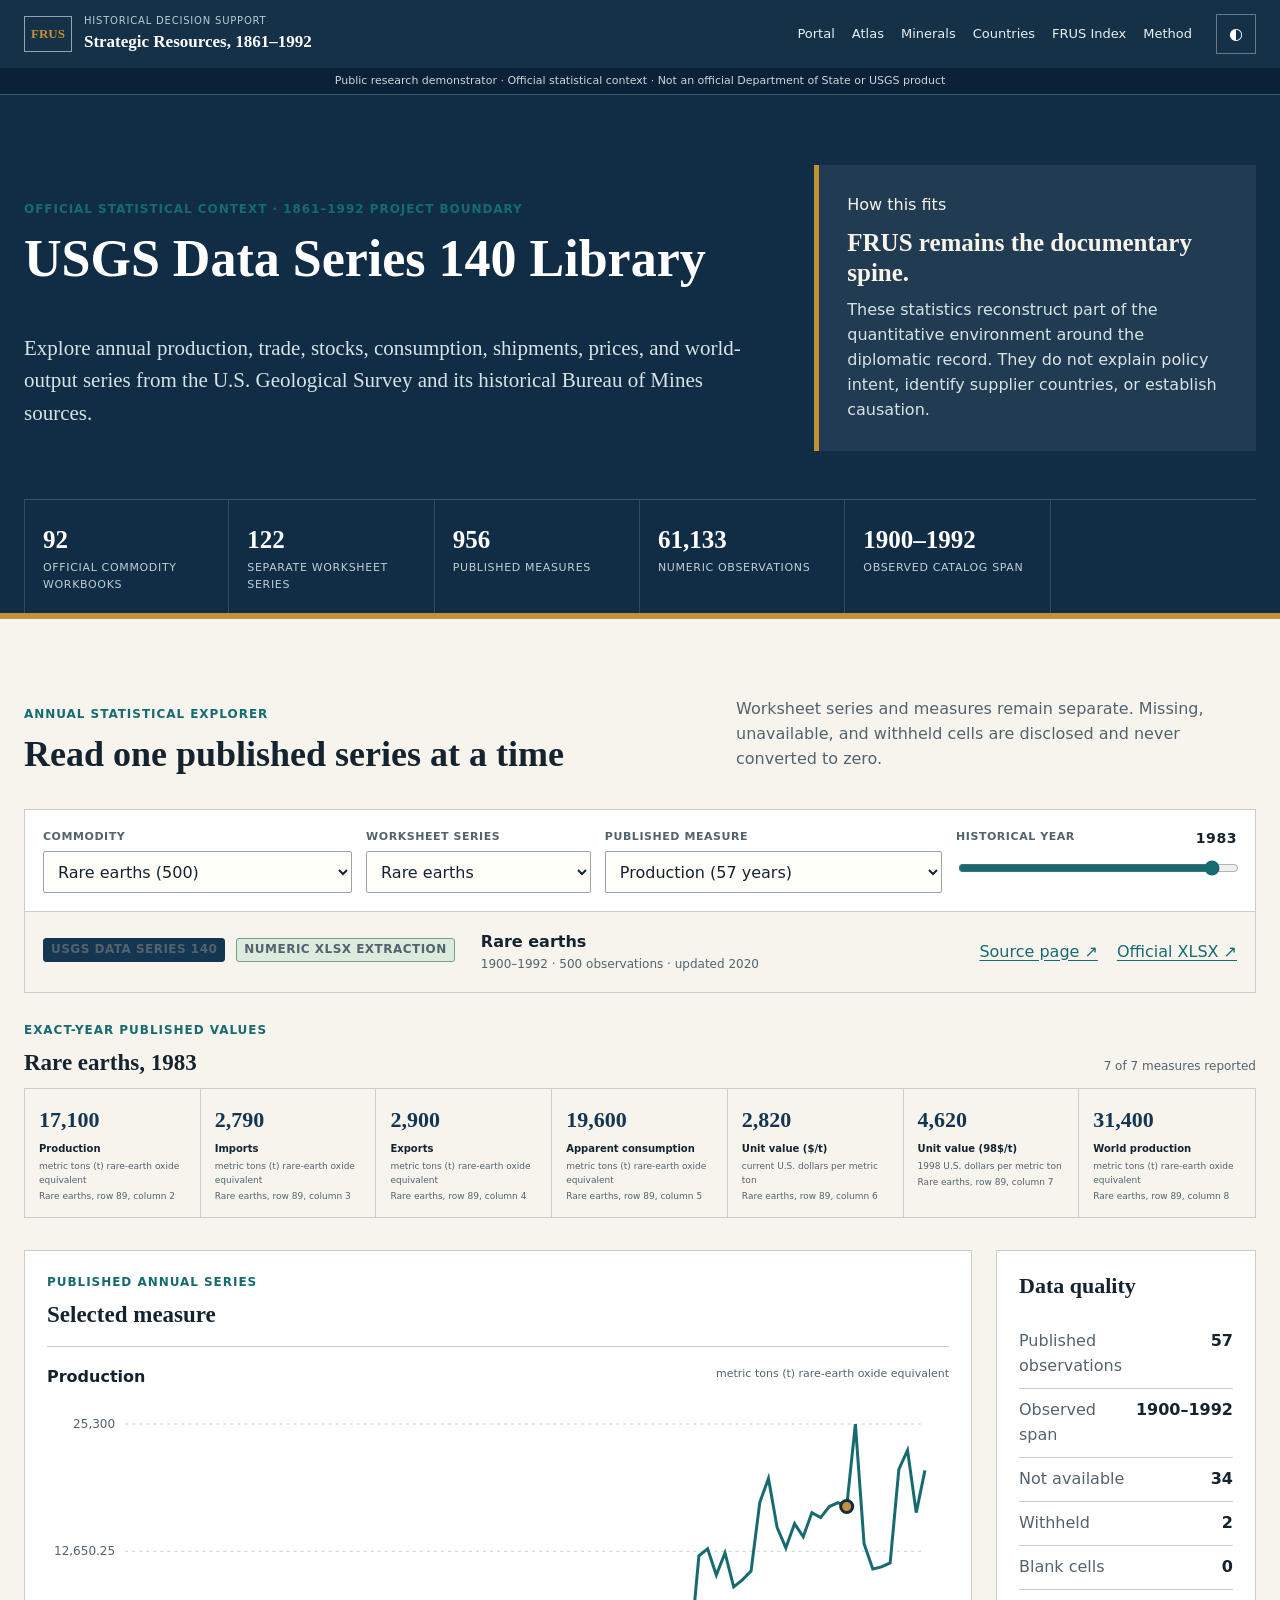
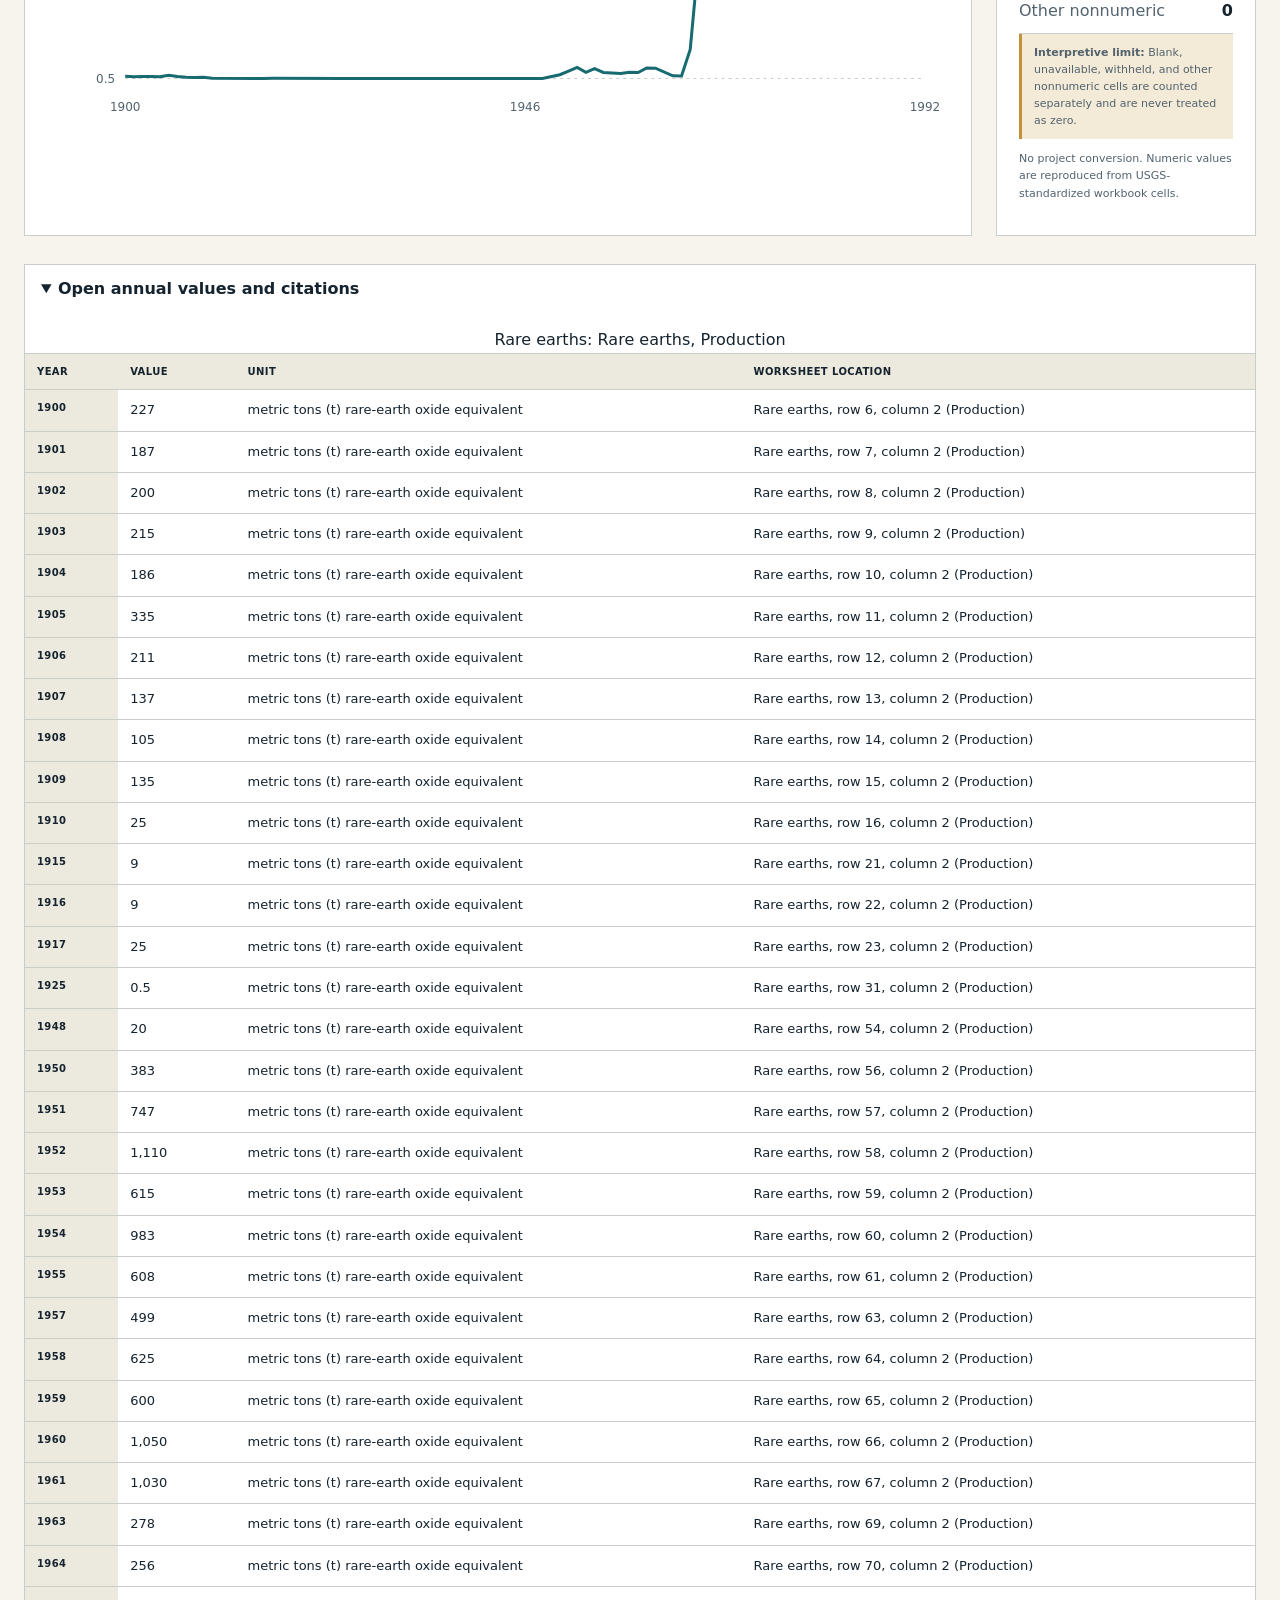
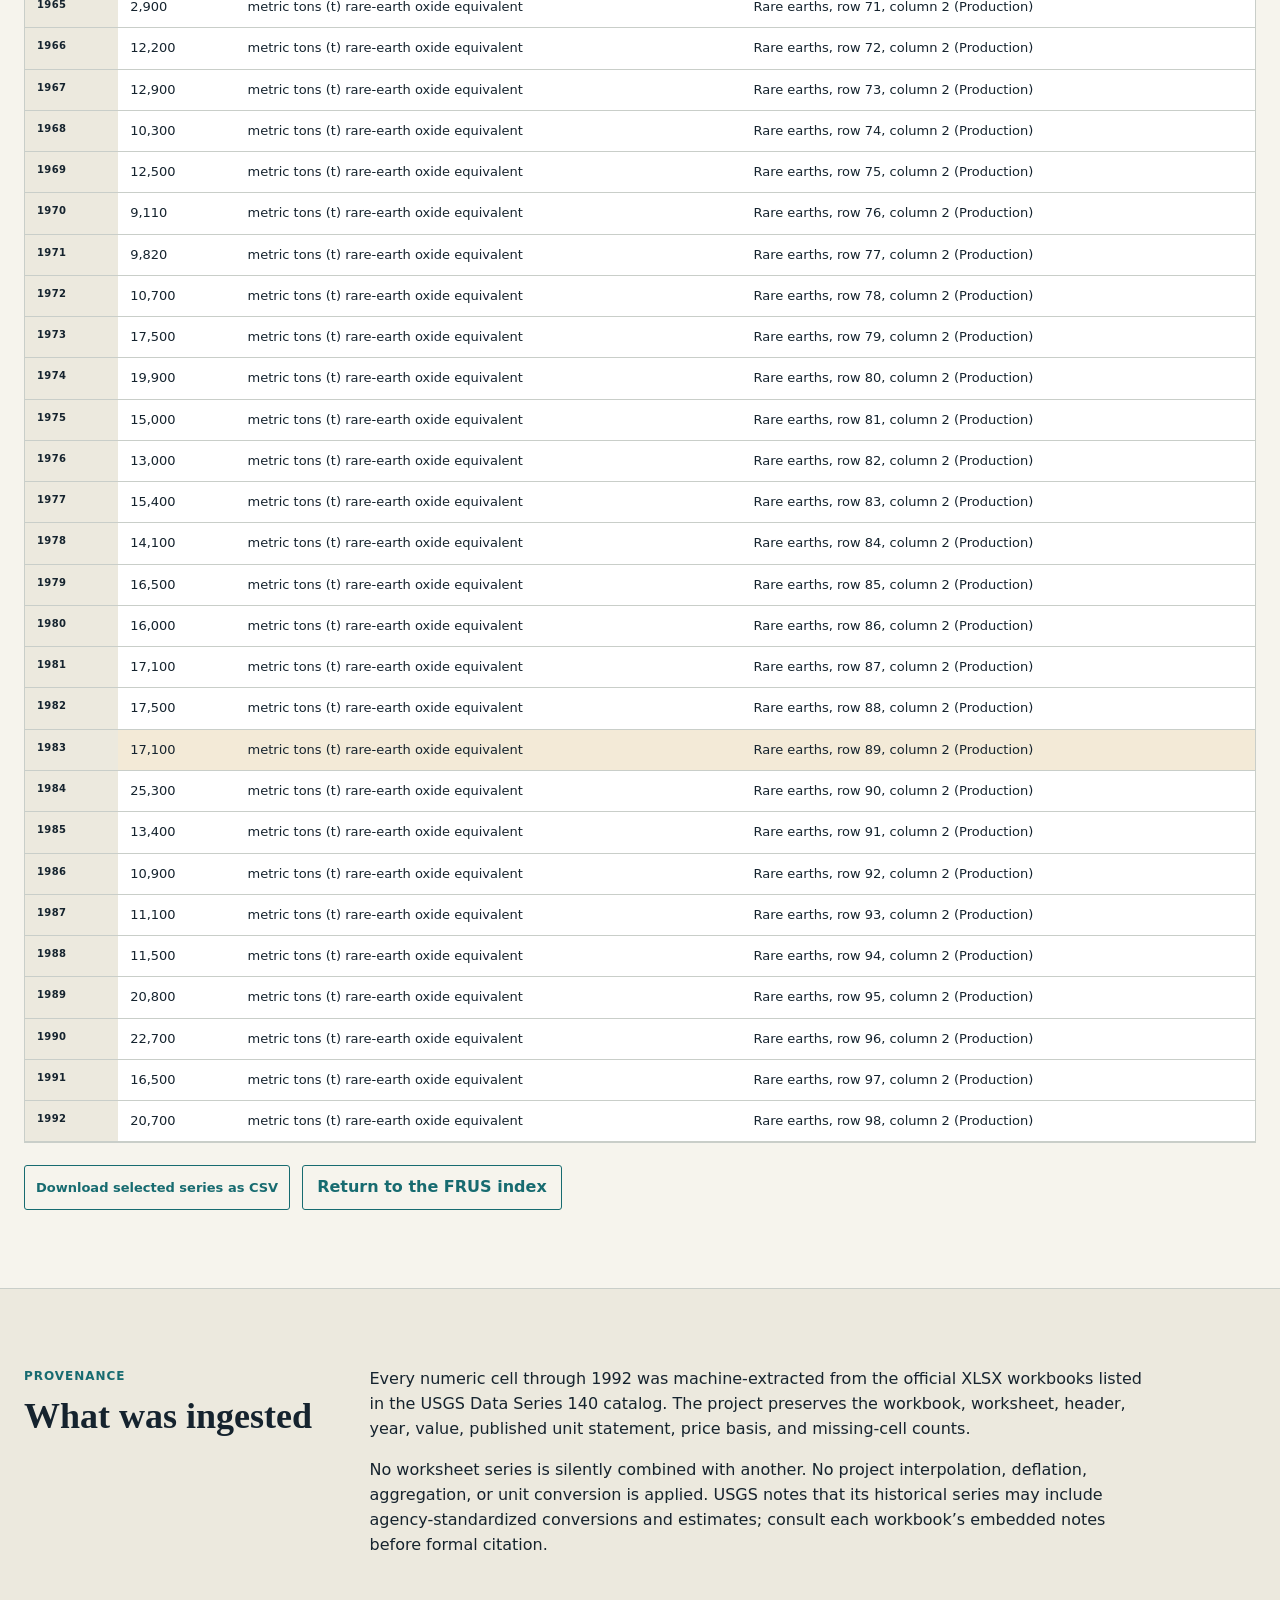
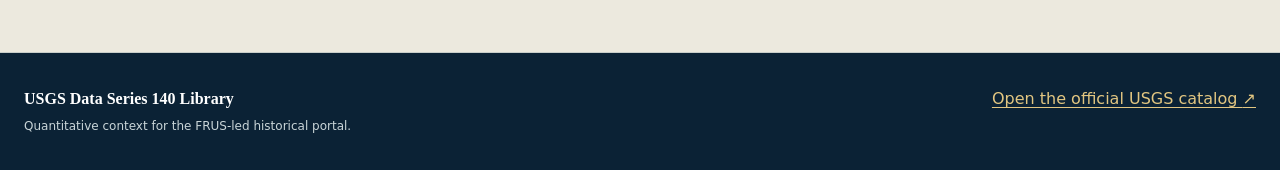
<file: usgs-ds140.html>
<!doctype html>
<html lang="en" data-theme="light">
<head>
  <meta charset="utf-8">
  <meta name="viewport" content="width=device-width, initial-scale=1">
  <meta name="description" content="Explore official annual U.S. Geological Survey Data Series 140 mineral statistics through 1992.">
  <meta name="theme-color" content="#153650">
  <title>USGS Data Series 140 Library | Strategic Resources, 1861–1992</title>
  <link rel="stylesheet" href="assets/portal.css?v=3.1.0">
</head>
<body>
  <a class="skip-link" href="#main-content">Skip to main content</a>
  <header class="site-header">
    <div class="header-main">
      <a class="brand" href="records-stage.html"><span class="brand-mark" aria-hidden="true">FRUS</span><span><small>Historical decision support</small><strong>Strategic Resources, 1861–1992</strong></span></a>
      <nav class="primary-nav" id="primaryNav" aria-label="Primary navigation"><a href="records-stage.html">Portal</a><a href="records-stage.html#map">Atlas</a><a href="records-stage.html#minerals">Minerals</a><a href="records-stage.html#countries">Countries</a><a href="records-stage.html#frus">FRUS Index</a><a href="methodology.html">Method</a></nav>
      <div class="header-actions"><button class="header-button nav-toggle" id="navToggle" type="button" aria-expanded="false" aria-controls="primaryNav"><span aria-hidden="true">☰</span><span class="visually-hidden">Menu</span></button><button class="header-button" id="themeToggle" type="button"><span aria-hidden="true">◐</span><span class="visually-hidden">Toggle color theme</span></button></div>
    </div>
    <p class="status-line">Public research demonstrator · Official statistical context · Not an official Department of State or USGS product</p>
  </header>

  <main id="main-content">
    <section class="ds140-hero" aria-labelledby="ds140-title">
      <div class="section ds140-hero-grid">
        <div>
          <p class="eyebrow">Official statistical context · 1861–1992 project boundary</p>
          <h1 id="ds140-title">USGS Data Series 140 Library</h1>
          <p class="hero-deck">Explore annual production, trade, stocks, consumption, shipments, prices, and world-output series from the U.S. Geological Survey and its historical Bureau of Mines sources.</p>
        </div>
        <aside class="ds140-principle">
          <span class="folio">How this fits</span>
          <strong>FRUS remains the documentary spine.</strong>
          <p>These statistics reconstruct part of the quantitative environment around the diplomatic record. They do not explain policy intent, identify supplier countries, or establish causation.</p>
        </aside>
      </div>
      <div class="scope-strip ds140-scope" id="ds140Metrics" aria-label="USGS library coverage"></div>
    </section>

    <section class="section ds140-workbench" aria-labelledby="explorer-title">
      <div class="section-heading">
        <div><p class="eyebrow">Annual statistical explorer</p><h2 id="explorer-title">Read one published series at a time</h2></div>
        <p>Worksheet series and measures remain separate. Missing, unavailable, and withheld cells are disclosed and never converted to zero.</p>
      </div>

      <div class="ds140-controls" aria-label="Data Series 140 controls">
        <div class="control grow"><label for="ds140Commodity">Commodity</label><select id="ds140Commodity"></select></div>
        <div class="control"><label for="ds140Series">Worksheet series</label><select id="ds140Series"></select></div>
        <div class="control grow"><label for="ds140Measure">Published measure</label><select id="ds140Measure"></select></div>
        <div class="control ds140-year-control"><label for="ds140Year">Historical year <output id="ds140YearValue" for="ds140Year">1983</output></label><input id="ds140Year" type="range" min="1861" max="1992" value="1983" step="1"></div>
      </div>

      <div class="ds140-sourcebar" id="ds140Source" aria-live="polite"></div>
      <div class="ds140-year-panel" id="ds140YearPanel" aria-live="polite"></div>

      <div class="ds140-analysis-grid">
        <section class="ds140-chart-panel" aria-labelledby="series-chart-title">
          <div class="panel-heading"><p class="eyebrow">Published annual series</p><h3 id="series-chart-title">Selected measure</h3></div>
          <div id="ds140Chart"></div>
        </section>
        <aside class="ds140-quality-panel" id="ds140Quality" aria-labelledby="quality-title"><h3 id="quality-title">Data quality</h3></aside>
      </div>

      <details class="accessible-table ds140-table" open>
        <summary>Open annual values and citations</summary>
        <div class="table-scroll"><table><caption id="ds140TableCaption">Selected USGS series</caption><thead><tr><th>Year</th><th>Value</th><th>Unit</th><th>Worksheet location</th></tr></thead><tbody id="ds140TableBody"></tbody></table></div>
      </details>
      <div class="ds140-actions"><button class="quiet-button" id="ds140Download" type="button">Download selected series as CSV</button><a class="button-link" href="records-stage.html#frus">Return to the FRUS index</a></div>
    </section>

    <section class="section-band">
      <div class="section ds140-method-note">
        <div><p class="eyebrow">Provenance</p><h2>What was ingested</h2></div>
        <div><p>Every numeric cell through 1992 was machine-extracted from the official XLSX workbooks listed in the USGS Data Series 140 catalog. The project preserves the workbook, worksheet, header, year, value, published unit statement, price basis, and missing-cell counts.</p><p>No worksheet series is silently combined with another. No project interpolation, deflation, aggregation, or unit conversion is applied. USGS notes that its historical series may include agency-standardized conversions and estimates; consult each workbook’s embedded notes before formal citation.</p></div>
      </div>
    </section>
  </main>

  <footer class="site-footer"><div class="footer-inner"><div><strong>USGS Data Series 140 Library</strong><p>Quantitative context for the FRUS-led historical portal.</p></div><a href="https://www.usgs.gov/centers/national-minerals-information-center/historical-statistics-mineral-commodities-united" target="_blank" rel="noopener">Open the official USGS catalog <span aria-hidden="true">↗</span></a></div></footer>
  <script src="assets/history-data.js?v=3.1.0"></script>
  <script src="assets/usgs-ds140.js?v=1.0.0"></script>
</body>
</html>
</file>
<file: assets/portal.css>
:root {
  --navy-950: #0b2235;
  --navy-900: #102d45;
  --navy-800: #153650;
  --navy-700: #22506d;
  --teal-700: #176b70;
  --teal-600: #1c7c7a;
  --teal-100: #dcebea;
  --gold-600: #a67422;
  --gold-500: #c39138;
  --gold-100: #f3ead7;
  --rust-600: #9b4937;
  --paper: #f6f4ed;
  --paper-strong: #fffef9;
  --paper-muted: #ece9de;
  --ink: #15232e;
  --muted: #53636e;
  --line: #c9cec9;
  --line-strong: #99a6a9;
  --focus: #e2a738;
  --surface: #ffffff;
  --shadow: 0 14px 34px rgba(9, 35, 53, 0.09);
  --max-width: 1240px;
  color-scheme: light;
}

[data-theme="dark"] {
  --paper: #101b23;
  --paper-strong: #162630;
  --paper-muted: #20313a;
  --ink: #edf1ec;
  --muted: #b4c1c4;
  --line: #3b4f59;
  --line-strong: #667983;
  --surface: #192a34;
  --teal-100: #1b4347;
  --gold-100: #43391f;
  --shadow: 0 14px 36px rgba(0, 0, 0, 0.24);
  color-scheme: dark;
}

*, *::before, *::after { box-sizing: border-box; }
html { scroll-behavior: smooth; scroll-padding-top: 104px; }
body {
  margin: 0;
  background: var(--paper);
  color: var(--ink);
  font-family: Inter, ui-sans-serif, system-ui, -apple-system, BlinkMacSystemFont, "Segoe UI", sans-serif;
  font-size: 16px;
  line-height: 1.56;
}

button, input, select { font: inherit; }
button, a { -webkit-tap-highlight-color: transparent; }
a { color: var(--teal-700); text-underline-offset: 0.17em; }
[data-theme="dark"] a { color: #75c8c5; }
a:hover { text-decoration-thickness: 2px; }
img, svg { display: block; max-width: 100%; }
h1, h2, h3, h4, p { margin-top: 0; }
h1, h2, h3, h4 {
  font-family: Georgia, "Times New Roman", serif;
  font-weight: 600;
  line-height: 1.14;
  letter-spacing: 0;
}
h1 { font-size: 52px; }
h2 { font-size: 36px; }
h3 { font-size: 23px; }
h4 { font-size: 18px; }
p { max-width: 76ch; }
button:focus-visible, a:focus-visible, input:focus-visible, select:focus-visible, summary:focus-visible, [tabindex]:focus-visible {
  outline: 3px solid var(--focus);
  outline-offset: 3px;
}

.visually-hidden {
  position: absolute !important;
  width: 1px !important;
  height: 1px !important;
  padding: 0 !important;
  margin: -1px !important;
  overflow: hidden !important;
  clip: rect(0, 0, 0, 0) !important;
  white-space: nowrap !important;
  border: 0 !important;
}
.skip-link {
  position: fixed;
  z-index: 1000;
  left: 16px;
  top: -80px;
  background: var(--paper-strong);
  color: var(--ink);
  padding: 10px 16px;
  border: 2px solid var(--focus);
}
.skip-link:focus { top: 12px; }
.is-hidden { display: none !important; }

.site-header {
  position: sticky;
  z-index: 100;
  top: 0;
  background: rgba(16, 45, 69, 0.98);
  color: #f6f8f5;
  border-bottom: 1px solid rgba(255, 255, 255, 0.18);
}
.header-main {
  min-height: 68px;
  max-width: 1480px;
  margin: 0 auto;
  padding: 0 24px;
  display: flex;
  align-items: center;
  gap: 24px;
}
.brand {
  display: flex;
  align-items: center;
  gap: 12px;
  color: #fff;
  text-decoration: none;
  min-width: 270px;
}
.brand-mark {
  border: 1px solid rgba(255, 255, 255, 0.55);
  color: var(--gold-500);
  font-family: Georgia, "Times New Roman", serif;
  font-size: 13px;
  font-weight: 700;
  padding: 7px 6px;
}
.brand small, .brand strong { display: block; letter-spacing: 0; }
.brand small { color: #b8ccd4; font-size: 10px; text-transform: uppercase; letter-spacing: 0.08em; }
.brand strong { font-family: Georgia, "Times New Roman", serif; font-size: 17px; }
.primary-nav { display: flex; align-items: center; gap: 17px; margin-left: auto; }
.primary-nav a { color: #eaf0ef; text-decoration: none; font-size: 13px; white-space: nowrap; }
.primary-nav a:hover { color: var(--gold-500); }
.header-actions { display: flex; gap: 8px; }
.header-button {
  width: 40px;
  height: 40px;
  border: 1px solid rgba(255, 255, 255, 0.35);
  background: transparent;
  color: #fff;
  cursor: pointer;
}
.nav-toggle { display: none; }
.status-line {
  margin: 0;
  max-width: none;
  padding: 4px 24px 5px;
  text-align: center;
  background: #092238;
  color: #cbd7da;
  font-size: 11px;
}

.section { width: min(var(--max-width), calc(100% - 48px)); margin: 0 auto; padding: 78px 0; }
.section-band { background: var(--paper-muted); border-block: 1px solid var(--line); }
.eyebrow {
  margin-bottom: 10px;
  color: var(--teal-700);
  font-size: 12px;
  font-weight: 800;
  text-transform: uppercase;
  letter-spacing: 0.08em;
}
[data-theme="dark"] .eyebrow { color: #75c8c5; }
.section-heading {
  display: grid;
  grid-template-columns: minmax(0, 1fr) minmax(280px, 520px);
  gap: 48px;
  align-items: end;
  margin-bottom: 34px;
}
.section-heading h2 { margin-bottom: 0; }
.section-heading > p { margin-bottom: 3px; color: var(--muted); }
.inline-heading { align-items: center; }
.subheading { margin: 0 0 16px; font-size: 22px; }

.hero {
  background:
    linear-gradient(90deg, rgba(16, 45, 69, 0.98), rgba(16, 45, 69, 0.88)),
    repeating-linear-gradient(0deg, transparent 0, transparent 39px, rgba(255,255,255,.035) 40px);
  color: #fff;
  border-bottom: 5px solid var(--gold-500);
}
.hero-grid {
  width: min(var(--max-width), calc(100% - 48px));
  min-height: 600px;
  margin: 0 auto;
  display: grid;
  grid-template-columns: minmax(0, 1.45fr) minmax(330px, 0.75fr);
  gap: 72px;
  align-items: center;
  padding: 70px 0 56px;
}
.hero .eyebrow { color: #d9b66f; }
.hero h1 { max-width: 850px; margin-bottom: 20px; }
.hero-deck { color: #dce8e9; font-family: Georgia, "Times New Roman", serif; font-size: 21px; max-width: 760px; }
.search-form { margin-top: 34px; max-width: 760px; }
.search-form label { display: block; margin-bottom: 8px; color: #d8e5e6; font-size: 13px; font-weight: 700; }
.search-row { display: grid; grid-template-columns: 1fr auto; }
.search-row input {
  min-width: 0;
  min-height: 52px;
  padding: 0 16px;
  background: #fff;
  color: #172934;
  border: 2px solid #fff;
  border-radius: 3px 0 0 3px;
}
.search-row button, .archive-controls button {
  min-height: 46px;
  border: 0;
  border-radius: 0 3px 3px 0;
  padding: 0 22px;
  background: var(--gold-500);
  color: #102235;
  font-weight: 800;
  cursor: pointer;
}
.quick-links { display: flex; flex-wrap: wrap; gap: 8px; margin-top: 14px; }
.quick-links button {
  border: 1px solid rgba(255,255,255,.3);
  background: rgba(255,255,255,.05);
  color: #ecf3f2;
  padding: 7px 10px;
  cursor: pointer;
  font-size: 12px;
  border-radius: 3px;
}
.source-principle {
  position: relative;
  background: #f6f1e6;
  color: #142839;
  padding: 36px 34px 32px;
  border-top: 7px solid var(--gold-500);
  box-shadow: 18px 20px 0 rgba(4, 20, 33, 0.22);
}
.source-principle::after {
  content: "";
  position: absolute;
  inset: 13px;
  border: 1px solid rgba(150, 118, 50, 0.28);
  pointer-events: none;
}
.source-principle > * { position: relative; z-index: 1; }
.source-principle .folio { color: var(--rust-600); font-size: 11px; font-weight: 800; text-transform: uppercase; letter-spacing: .08em; }
.source-principle h2 { margin: 13px 0 10px; font-size: 29px; }
.source-principle > p { color: #4a5960; }
.source-principle q { quotes: "“" "”" "‘" "’"; }
.source-principle .statute-citation { margin: 25px 0 20px; padding-top: 14px; border-top: 1px solid #cabf9f; color: #59666c; font-size: 12px; }
.scope-strip {
  width: min(var(--max-width), calc(100% - 48px));
  margin: 0 auto;
  display: grid;
  grid-template-columns: repeat(6, 1fr);
  border-top: 1px solid rgba(255,255,255,.18);
}
.scope-strip > div { min-height: 95px; padding: 20px 18px; border-right: 1px solid rgba(255,255,255,.14); }
.scope-strip > div:first-child { border-left: 1px solid rgba(255,255,255,.14); }
.scope-strip strong, .scope-strip span { display: block; }
.scope-strip strong { color: #fff; font-family: Georgia, serif; font-size: 25px; }
.scope-strip span { color: #bcd0d4; font-size: 11px; text-transform: uppercase; letter-spacing: .06em; }

.button-link, .quiet-button {
  display: inline-flex;
  align-items: center;
  justify-content: center;
  min-height: 42px;
  padding: 9px 14px;
  border: 1px solid var(--teal-700);
  background: transparent;
  color: var(--teal-700);
  text-decoration: none;
  font-weight: 800;
  cursor: pointer;
  border-radius: 3px;
}
.button-link:hover, .quiet-button:hover { background: var(--teal-100); }
.button-link.inverse { border-color: var(--navy-700); color: var(--navy-900); }
.quiet-button { min-height: 36px; padding: 6px 11px; font-size: 13px; }

.badge {
  display: inline-flex;
  align-items: center;
  min-height: 24px;
  margin: 0 4px 4px 0;
  padding: 3px 7px;
  border: 1px solid var(--line);
  border-radius: 3px;
  color: var(--muted);
  font-family: Inter, ui-sans-serif, system-ui, sans-serif;
  font-size: 10px;
  font-weight: 800;
  line-height: 1.2;
  text-transform: uppercase;
  letter-spacing: .04em;
}
.badge-source { background: var(--navy-800); border-color: var(--navy-800); color: #fff; }
.badge-discovery { background: var(--gold-100); border-color: #c7a760; color: #654a16; }
[data-theme="dark"] .badge-discovery { color: #f1d797; }
.badge-verified { background: #dcebdd; border-color: #78a27e; color: #285d34; }
[data-theme="dark"] .badge-verified { background: #21472c; color: #bce1c3; }
.badge-partial { background: #e5edf0; border-color: #93abb5; color: #355968; }
[data-theme="dark"] .badge-partial { background: #283f4a; color: #c3d8e0; }
.badge-queue { background: #f3e7e3; border-color: #bd8173; color: #7b382b; }
[data-theme="dark"] .badge-queue { background: #4b2b26; color: #f0c5bb; }
.badge-concept { background: var(--teal-100); border-color: #73a5a3; color: #245d5d; }
[data-theme="dark"] .badge-concept { color: #b3d9d7; }

.entity-grid { display: grid; grid-template-columns: repeat(4, minmax(0, 1fr)); gap: 16px; }
.entity-card {
  min-height: 390px;
  padding: 23px;
  background: var(--surface);
  border: 1px solid var(--line);
  border-top: 4px solid var(--teal-700);
  border-radius: 5px;
  display: flex;
  flex-direction: column;
}
.entity-top { display: flex; justify-content: space-between; gap: 8px; align-items: flex-start; }
.chemical-symbol {
  display: grid;
  place-items: center;
  width: 48px;
  height: 48px;
  background: var(--navy-800);
  color: #fff;
  font-family: Georgia, serif;
  font-size: 21px;
}
.entity-card h3 { margin: 22px 0 10px; }
.entity-card h3 a { color: var(--ink); text-decoration: none; }
.entity-card p { color: var(--muted); font-size: 14px; }
.mini-stats { margin: auto 0 18px; display: grid; grid-template-columns: repeat(3, 1fr); border-block: 1px solid var(--line); }
.mini-stats > div { padding: 10px 7px; border-right: 1px solid var(--line); }
.mini-stats > div:last-child { border-right: 0; }
.mini-stats dt { color: var(--muted); font-size: 9px; text-transform: uppercase; }
.mini-stats dd { margin: 2px 0 0; font-family: Georgia, serif; font-weight: 700; }
.card-link { font-weight: 800; text-decoration: none; }

.country-list { border-top: 1px solid var(--line-strong); }
.country-row {
  display: grid;
  grid-template-columns: 52px minmax(190px, 1.1fr) minmax(240px, 1.4fr) auto 32px;
  gap: 20px;
  align-items: center;
  min-height: 102px;
  padding: 16px 10px;
  border-bottom: 1px solid var(--line);
}
.country-row:hover { background: var(--surface); }
.country-index { color: var(--gold-600); font-family: Georgia, serif; font-size: 25px; }
.country-main h3 { margin: 0 0 4px; font-size: 21px; }
.country-main h3 a { color: var(--ink); text-decoration: none; }
.country-main p { margin: 0; color: var(--muted); font-size: 13px; }
.row-arrow { font-size: 24px; text-decoration: none; }

.period-rail { display: grid; grid-template-columns: repeat(6, minmax(0, 1fr)); border: 1px solid var(--line); }
.period-button {
  min-height: 118px;
  padding: 15px;
  border: 0;
  border-right: 1px solid var(--line);
  background: var(--surface);
  color: var(--ink);
  text-align: left;
  cursor: pointer;
}
.period-button:last-child { border-right: 0; }
.period-button span, .period-button strong { display: block; }
.period-button span { color: var(--teal-700); font-size: 11px; font-weight: 800; }
.period-button strong { margin-top: 8px; font-family: Georgia, serif; font-size: 15px; line-height: 1.25; }
.period-button.is-active { background: var(--navy-800); color: #fff; box-shadow: inset 0 -5px 0 var(--gold-500); }
.period-button.is-active span { color: #e0c98f; }
.period-detail { display: grid; grid-template-columns: minmax(0, 1.65fr) minmax(260px, .7fr); gap: 44px; padding: 34px; border: 1px solid var(--line); border-top: 0; background: var(--surface); }
.period-copy h3 { margin-bottom: 12px; font-size: 29px; }
.period-evidence { border-left: 1px solid var(--line); padding-left: 28px; }
.period-evidence > strong { display: block; font-family: Georgia, serif; font-size: 40px; color: var(--gold-600); }
.period-evidence > span { color: var(--muted); font-size: 12px; text-transform: uppercase; }
.period-evidence div { margin-top: 14px; display: grid; gap: 8px; }
.period-evidence a { font-size: 13px; }
.admin-strip { display: grid; grid-template-columns: repeat(4, 1fr); gap: 1px; margin-top: 22px; background: var(--line); border: 1px solid var(--line); }
.admin-strip a { display: grid; gap: 4px; padding: 16px; background: var(--surface); text-decoration: none; }
.admin-strip span { color: var(--muted); font-size: 11px; }
.admin-strip strong { color: var(--ink); font-family: Georgia, serif; }

.feature-band { background: var(--navy-900); color: #fff; border-block: 5px solid var(--gold-500); }
.feature-grid { display: grid; grid-template-columns: minmax(0, 1fr) minmax(420px, .8fr); gap: 64px; }
.feature-band .eyebrow { color: #dec27e; }
.feature-copy > p { color: #cbdadc; }
.evidence-labels { display: flex; flex-wrap: wrap; gap: 8px; margin: 20px 0; }
.evidence-labels span { padding: 5px 8px; border: 1px solid rgba(255,255,255,.28); font-size: 11px; }
.feature-copy .record-card { background: rgba(255,255,255,.07); border-color: rgba(255,255,255,.25); color: #fff; }
.feature-copy .record-card p { color: #cad8dc; }
.numbers-panel { background: var(--paper-strong); color: var(--ink); padding: 28px; border-top: 6px solid var(--gold-500); box-shadow: var(--shadow); }
.panel-heading { border-bottom: 1px solid var(--line); margin-bottom: 18px; }
.panel-heading h3 { margin-bottom: 18px; }
.number-grid { display: grid; grid-template-columns: repeat(2, 1fr); }
.number-grid > div { min-height: 122px; padding: 14px 10px; border-right: 1px solid var(--line); border-bottom: 1px solid var(--line); }
.number-grid > div:nth-child(2n) { border-right: 0; }
.number-grid strong, .number-grid span, .number-grid small, .number-grid a { display: block; }
.number-grid strong { color: var(--navy-800); font-family: Georgia, serif; font-size: 26px; }
[data-theme="dark"] .number-grid strong { color: #d8e8e8; }
.number-grid span { font-size: 12px; font-weight: 800; }
.number-grid small { color: var(--muted); font-size: 10px; }
.number-grid a { margin-top: 5px; font-size: 10px; }
.panel-note { color: var(--muted); font-size: 12px; }

.atlas-band {
  background: #e5e7e1;
  border-block: 1px solid var(--line-strong);
}
[data-theme="dark"] .atlas-band { background: #13252e; }
.atlas-heading {
  display: grid;
  grid-template-columns: minmax(0, 1fr) minmax(320px, 560px);
  gap: 54px;
  align-items: end;
  padding-bottom: 30px;
}
.atlas-heading h2 { max-width: 800px; margin-bottom: 0; font-size: 42px; }
.atlas-heading > p { margin-bottom: 4px; color: var(--muted); }
.atlas-shell {
  width: min(1600px, calc(100% - 40px));
  margin: 0 auto;
  padding-bottom: 72px;
}
.atlas-timebar {
  display: grid;
  grid-template-columns: 42px 42px minmax(320px, 1fr) 42px minmax(180px, 240px) minmax(190px, 250px);
  gap: 10px;
  align-items: end;
  padding: 14px;
  background: var(--navy-900);
  color: #fff;
  border: 1px solid #4c6671;
  border-bottom: 4px solid var(--gold-500);
  box-shadow: 0 9px 26px rgba(9,35,53,.16);
}
.atlas-timebar .control label { color: #c9d5d8; }
.atlas-timebar .control select { border-color: #80939b; background: #f8f7f0; color: #142a38; }
.atlas-icon-button {
  width: 42px;
  height: 42px;
  border: 1px solid #80939b;
  background: transparent;
  color: #fff;
  cursor: pointer;
}
.atlas-icon-button:hover, .atlas-icon-button.is-active { background: var(--gold-600); border-color: var(--gold-500); }
.atlas-year-control { min-width: 0; }
.atlas-year-control label { display: flex; justify-content: space-between; margin-bottom: 4px; color: #d6e0e1; font-size: 11px; font-weight: 800; text-transform: uppercase; }
.atlas-year-control output { color: #fff; font-family: Georgia, serif; font-size: 30px; line-height: .9; }
.atlas-year-control input { width: 100%; height: 18px; accent-color: var(--gold-500); cursor: ew-resize; }
.atlas-era-labels { display: flex; justify-content: space-between; color: #aebfc4; font-size: 9px; }
.atlas-year-ledger {
  display: grid;
  grid-template-columns: minmax(210px, .8fr) minmax(0, 2fr) minmax(260px, 1fr);
  gap: 18px;
  align-items: center;
  padding: 11px 14px;
  border: 1px solid var(--line-strong);
  border-top: 0;
  background: var(--paper-muted);
}
.atlas-year-ledger-heading { display: grid; gap: 6px; align-items: start; }
.atlas-year-ledger-heading > .badge { width: fit-content; }
.atlas-year-ledger-heading strong, .atlas-year-ledger-heading span { display: block; }
.atlas-year-ledger-heading strong { margin-top: 2px; font-family: Georgia, serif; font-size: 16px; }
.atlas-year-ledger-metrics { display: grid; grid-template-columns: repeat(5, minmax(0, 1fr)); border-left: 1px solid var(--line); }
.atlas-year-ledger-metrics span { min-width: 0; padding: 2px 9px; border-right: 1px solid var(--line); color: var(--muted); font-size: 9px; line-height: 1.3; text-transform: uppercase; }
.atlas-year-ledger-metrics strong { display: block; color: var(--navy-800); font-family: Georgia, serif; font-size: 18px; }
[data-theme="dark"] .atlas-year-ledger-metrics strong { color: #d6e8e6; }
.atlas-year-ledger > p { margin: 0; color: var(--muted); font-size: 10px; line-height: 1.45; }
.atlas-workbench {
  display: grid;
  grid-template-columns: minmax(0, 1fr) 340px;
  grid-template-areas:
    "map map"
    "layers drawer";
  background: var(--paper-strong);
  border: 1px solid var(--line-strong);
  border-top: 0;
  box-shadow: 0 16px 40px rgba(9,35,53,.12);
}
.atlas-layer-rail, .atlas-drawer {
  max-height: none;
  overflow-y: visible;
  scrollbar-width: thin;
}
.atlas-layer-rail { grid-area: layers; padding: 22px; border-right: 1px solid var(--line); border-top: 1px solid var(--line); background: var(--paper-muted); }
.atlas-rail-heading { padding: 0 0 14px; border-bottom: 1px solid var(--line); }
.atlas-rail-heading h3 { margin: 3px 0 0; font-size: 21px; }
.atlas-folio { color: var(--gold-600); font-size: 10px; font-weight: 900; text-transform: uppercase; letter-spacing: .08em; }
.atlas-layer-group { display: grid; grid-template-columns: repeat(4, minmax(0, 1fr)); gap: 8px; }
.atlas-layer-group > strong { grid-column: 1 / -1; display: block; margin: 15px 0 2px; color: var(--muted); font-size: 10px; text-transform: uppercase; }
.atlas-layer-row { display: grid; grid-template-columns: minmax(0, 1fr) 28px; gap: 5px; align-items: center; border: 1px solid var(--line); background: var(--surface); }
.atlas-layer-row label { display: grid; grid-template-columns: 16px 30px minmax(0, 1fr); gap: 8px; align-items: center; min-height: 58px; padding: 7px 3px 7px 9px; cursor: pointer; }
.atlas-layer-row label > span:last-child { min-width: 0; }
.atlas-layer-row strong, .atlas-layer-row small { display: block; letter-spacing: 0; }
.atlas-layer-row strong { font-family: inherit; font-size: 11px; line-height: 1.25; }
.atlas-layer-row small { margin-top: 2px; color: var(--muted); font-size: 9px; text-transform: capitalize; }
.atlas-layer-row > button { width: 26px; height: 26px; padding: 0; border: 1px solid var(--line-strong); background: transparent; color: var(--muted); cursor: pointer; }
.atlas-layer-key { display: grid; place-items: center; width: 28px; height: 28px; border: 1px solid var(--teal-700); background: var(--teal-100); color: var(--navy-800); font-size: 8px; font-weight: 900; }
.atlas-layer-row.is-locked { opacity: .66; }
.atlas-layer-row.is-locked label { cursor: not-allowed; }
.atlas-layer-row.is-locked .atlas-layer-key { border-color: var(--line-strong); background: transparent; color: var(--muted); }
.atlas-locked-layers { margin-top: 12px; border-top: 1px solid var(--line); }
.atlas-locked-layers summary { padding: 13px 0 8px; color: var(--muted); font-size: 11px; font-weight: 800; cursor: pointer; }
.atlas-locked-layers .atlas-layer-row { margin-top: 6px; }
.atlas-layer-note { margin-top: 16px; padding: 13px; background: var(--paper-strong); border: 1px solid var(--line); border-left: 4px solid var(--gold-500); }
.atlas-layer-note > strong { font-family: Georgia, serif; font-size: 15px; }
.atlas-layer-note p { margin: 6px 0; font-size: 10px; line-height: 1.45; }
.atlas-layer-note .caveat { padding: 7px 8px; }
.atlas-map-column { grid-area: map; position: relative; min-width: 0; overflow: hidden; background: #d6e1e1; border-bottom: 0; }
.atlas-map { width: 100%; height: min(72vh, 760px); min-height: 620px; }
.atlas-map .maplibregl-canvas { outline: none; }
.atlas-map .maplibregl-ctrl-group { border-radius: 2px; border: 1px solid rgba(21,54,80,.35); box-shadow: 0 3px 12px rgba(9,35,53,.14); }
.atlas-map .maplibregl-popup-content { padding: 13px 14px; border: 1px solid #879596; border-radius: 2px; background: #fffef9; color: #15232e; font-size: 12px; box-shadow: 0 8px 24px rgba(9,35,53,.22); }
.atlas-map-fallback { display: grid; place-content: center; gap: 6px; height: 680px; padding: 40px; text-align: center; background: #d6e1e1; color: #173546; }
.atlas-map-fallback[hidden] { display: none; }
.atlas-reset-view {
  position: absolute;
  z-index: 4;
  top: 110px;
  right: 10px;
  display: grid;
  place-items: center;
  width: 31px;
  height: 31px;
  padding: 0;
  border: 1px solid rgba(21,54,80,.4);
  border-radius: 2px;
  background: #fff;
  color: #153650;
  box-shadow: 0 3px 12px rgba(9,35,53,.14);
  cursor: pointer;
  font-size: 18px;
}
.atlas-reset-view:hover { background: #f2ead8; }
.atlas-map-status {
  position: absolute;
  z-index: 3;
  top: 12px;
  left: 12px;
  max-width: min(470px, calc(100% - 120px));
  padding: 10px 13px;
  background: rgba(13,40,58,.94);
  color: #f3f5ef;
  border: 1px solid rgba(255,255,255,.2);
  border-left: 4px solid var(--gold-500);
  box-shadow: 0 5px 18px rgba(9,35,53,.18);
}
.atlas-map-status strong, .atlas-map-status span { display: block; }
.atlas-map-status strong { font-family: Georgia, serif; font-size: 16px; }
.atlas-map-status span { margin-top: 2px; color: #cbd9da; font-size: 9px; text-transform: uppercase; }
.atlas-legend {
  position: absolute;
  z-index: 3;
  right: 12px;
  bottom: 28px;
  width: min(300px, calc(100% - 24px));
  padding: 14px;
  background: rgba(255,254,249,.92);
  color: #15232e;
  border: 1px solid #8d9997;
  box-shadow: 0 7px 24px rgba(9,35,53,.16);
  backdrop-filter: blur(5px);
}
.atlas-legend > strong { font-family: Georgia, serif; font-size: 14px; }
.atlas-legend-kicker { display: block; margin-bottom: 3px; color: #657376; font-size: 8px; font-weight: 900; text-transform: uppercase; }
.atlas-legend p { margin: 7px 0 0; font-size: 9px; line-height: 1.35; }
.atlas-scale { display: grid; grid-template-columns: repeat(4, 1fr); margin-top: 8px; }
.atlas-scale span { display: grid; gap: 3px; color: #4f5e64; font-size: 8px; }
.atlas-scale i { display: block; height: 8px; background: #d8d7c8; }
.atlas-scale i[data-scale="1"] { background: #a9c6bd; }
.atlas-scale i[data-scale="2"] { background: #4f8f86; }
.atlas-scale i[data-scale="3"] { background: #153650; }
.line-key { display: inline-block; width: 30px; border-top: 3px dashed #a87122; vertical-align: middle; }
.event-key { display: inline-block; width: 30px; border-top: 3px dashed #9b4937; vertical-align: middle; }
.resource-key { display: inline-grid; place-items: center; width: 22px; height: 18px; background: #536f4f; color: #fff; font-style: normal; vertical-align: middle; }
.atlas-marker {
  position: relative;
  display: grid;
  place-items: center;
  width: 27px;
  height: 27px;
  padding: 0;
  border: 1px solid #fffef9;
  border-radius: 50%;
  background: var(--navy-800);
  color: #fff;
  box-shadow: 0 3px 10px rgba(9,35,53,.3);
  cursor: pointer;
  transition: transform .16s ease, box-shadow .16s ease;
}
.atlas-marker:hover, .atlas-marker:focus-visible { transform: translateY(-2px) scale(1.08); box-shadow: 0 6px 16px rgba(9,35,53,.38); }
.atlas-marker > span { font-family: Georgia, serif; font-size: 14px; font-weight: 800; }
.atlas-marker > b { position: absolute; top: -7px; right: -7px; display: grid; place-items: center; min-width: 16px; height: 16px; padding: 0 3px; background: #fffef9; color: #15232e; border: 1px solid #5e6f70; border-radius: 8px; font-size: 8px; }
.atlas-marker.marker-agreements { background: var(--rust-600); }
.atlas-marker.marker-nara-discovery { background: var(--teal-700); }
.atlas-marker.marker-stockpile-policy { background: var(--gold-600); }
.atlas-marker.marker-resource-geography { border-radius: 2px; background: #536f4f; transform: rotate(45deg); }
.atlas-marker.marker-resource-geography > span { transform: rotate(-45deg); }
.atlas-marker.marker-resource-geography > b { transform: rotate(-45deg); }
.atlas-marker.marker-resource-geography:hover, .atlas-marker.marker-resource-geography:focus-visible { transform: rotate(45deg) translate(-2px, -2px) scale(1.08); }
.atlas-drawer { grid-area: drawer; padding: 24px; background: var(--surface); border-top: 1px solid var(--line); border-left: 1px solid var(--line); }
.atlas-drawer h3 { margin: 10px 0 4px; font-size: 28px; }
.atlas-drawer-empty { min-height: 100%; display: flex; flex-direction: column; justify-content: flex-start; }
.atlas-drawer-empty p, .present-name { color: var(--muted); font-size: 12px; }
.atlas-drawer-key { display: grid; gap: 8px; margin-top: 20px; font-size: 11px; }
.atlas-drawer-key b { display: inline-grid; place-items: center; width: 24px; height: 24px; margin-right: 6px; background: var(--navy-800); color: #fff; }
.atlas-drawer-head { display: flex; justify-content: space-between; align-items: center; }
.atlas-drawer-head button { width: 32px; height: 32px; border: 1px solid var(--line); background: transparent; color: var(--muted); cursor: pointer; font-size: 22px; line-height: 1; }
.atlas-status-block, .atlas-outcome { margin: 18px 0; padding: 12px; border: 1px solid var(--line); border-left: 3px solid var(--teal-700); }
.atlas-outcome { border-left-color: var(--gold-500); }
.atlas-status-block strong, .atlas-outcome strong { font-family: Georgia, serif; font-size: 14px; }
.atlas-status-block p, .atlas-outcome p { margin: 5px 0 0; color: var(--muted); font-size: 11px; }
.atlas-facts { display: grid; grid-template-columns: 1fr 1fr; border-block: 1px solid var(--line); }
.atlas-facts div { padding: 10px 6px; border-bottom: 1px solid var(--line); }
.atlas-facts dt { color: var(--muted); font-size: 9px; text-transform: uppercase; }
.atlas-facts dd { margin: 2px 0 0; font-family: Georgia, serif; font-size: 20px; }
.atlas-evidence-desk { background: var(--surface); border: 1px solid var(--line-strong); border-top: 0; }
.atlas-tabs { display: flex; min-height: 48px; overflow-x: auto; border-bottom: 1px solid var(--line); background: var(--paper-muted); }
.atlas-tabs button { min-width: 130px; padding: 12px 16px; border: 0; border-right: 1px solid var(--line); background: transparent; color: var(--muted); font-size: 11px; font-weight: 800; cursor: pointer; }
.atlas-tabs button[aria-selected="true"] { background: var(--surface); color: var(--ink); box-shadow: inset 0 4px 0 var(--gold-500); }
.atlas-panel { min-height: 270px; padding: 25px; }
.atlas-panel-heading { display: grid; grid-template-columns: 1fr minmax(260px, 440px); gap: 30px; align-items: end; margin-bottom: 18px; }
.atlas-panel-heading h3 { margin-bottom: 0; }
.atlas-panel-heading > p { margin-bottom: 0; color: var(--muted); font-size: 12px; }
.atlas-summary-grid { display: grid; grid-template-columns: minmax(0, 1fr) minmax(340px, .8fr); gap: 46px; }
.atlas-summary-metrics { display: grid; grid-template-columns: repeat(4, 1fr); border: 1px solid var(--line); }
.atlas-summary-metrics div { padding: 13px; border-right: 1px solid var(--line); }
.atlas-summary-metrics div:last-child { border-right: 0; }
.atlas-summary-metrics strong, .atlas-summary-metrics span { display: block; }
.atlas-summary-metrics strong { font-family: Georgia, serif; font-size: 27px; color: var(--navy-800); }
[data-theme="dark"] .atlas-summary-metrics strong { color: #d6e8e6; }
.atlas-summary-metrics span { color: var(--muted); font-size: 9px; text-transform: uppercase; }
.atlas-gap-heading { margin-top: 24px; padding-top: 16px; border-top: 1px solid var(--line); }
.atlas-gap-list { display: grid; gap: 7px; margin: 10px 0 0; padding: 0; list-style: none; }
.atlas-gap-list li { position: relative; padding-left: 16px; color: var(--muted); font-size: 12px; }
.atlas-gap-list li::before { content: ""; position: absolute; top: .52em; left: 0; width: 7px; height: 7px; border: 1px solid var(--gold-600); background: var(--gold-100); }
.coverage-complete-note { padding: 11px 13px; border-left: 4px solid var(--teal-700); background: var(--teal-100); color: var(--navy-800); font-size: 12px; }
[data-theme="dark"] .coverage-complete-note { color: #d7e8e6; }
.atlas-evidence-prompt { display: flex; justify-content: space-between; gap: 18px; align-items: center; margin-top: 14px; padding: 13px 15px; border-left: 4px solid var(--teal-600); background: var(--teal-100); }
.atlas-evidence-prompt strong, .atlas-evidence-prompt span { display: block; }
.atlas-evidence-prompt span { margin-top: 3px; color: var(--muted); font-size: 10px; }
.atlas-evidence-prompt button { flex: 0 0 auto; padding: 9px 12px; border: 1px solid var(--teal-700); background: var(--surface); color: var(--teal-800); font: inherit; font-size: 10px; font-weight: 800; text-transform: uppercase; cursor: pointer; }
.atlas-evidence-prompt button:hover { background: var(--paper-muted); }
.atlas-evidence-prompt button:focus-visible { outline: 3px solid var(--gold-500); outline-offset: 2px; }
.atlas-story-list { margin: 0; padding: 0; list-style: none; border-top: 1px solid var(--line); }
.atlas-story-list li { display: grid; grid-template-columns: 90px 1fr auto; gap: 10px; align-items: center; padding: 10px 0; border-bottom: 1px solid var(--line); font-size: 12px; }
.atlas-story-list li > span { color: var(--muted); font-size: 10px; }
.atlas-card-grid { display: grid; grid-template-columns: repeat(2, minmax(0, 1fr)); gap: 12px; }
.atlas-card-grid .record-card { height: 100%; }
.atlas-evidence-card { padding: 16px; border: 1px solid var(--line); border-top: 3px solid var(--teal-700); }
.atlas-evidence-card h4 { margin: 8px 0; }
.atlas-evidence-card p { color: var(--muted); font-size: 12px; }
.atlas-evidence-card small { color: var(--muted); }
.atlas-number-grid { display: grid; grid-template-columns: repeat(6, minmax(0, 1fr)); border: 1px solid var(--line); }
.atlas-number-grid article { min-width: 0; padding: 14px; border-right: 1px solid var(--line); }
.atlas-number-grid article:last-child { border-right: 0; }
.atlas-number-grid strong, .atlas-number-grid span, .atlas-number-grid small, .atlas-number-grid a { display: block; overflow-wrap: anywhere; }
.atlas-number-grid strong { font-family: Georgia, serif; font-size: 22px; color: var(--navy-800); }
[data-theme="dark"] .atlas-number-grid strong { color: #d6e8e6; }
.atlas-number-grid span { margin-top: 4px; font-size: 10px; font-weight: 800; }
.atlas-number-grid small { margin-top: 2px; color: var(--muted); font-size: 9px; }
.atlas-number-grid a { margin-top: 8px; font-size: 9px; }
.atlas-number-grid-complete { grid-template-columns: repeat(auto-fit, minmax(145px, 1fr)); }
.atlas-number-grid-complete article:last-child { border-right: 0; }
.supply-chain-toolbar { display: flex; align-items: end; justify-content: space-between; gap: 18px; margin: 0 0 18px; padding: 14px 16px; border: 1px solid var(--line); background: var(--paper-muted); }
.supply-chain-toolbar button { min-height: 40px; padding: 9px 14px; border: 1px solid var(--teal-700); background: var(--teal-700); color: #fff; font: inherit; font-size: 11px; font-weight: 800; cursor: pointer; }
.supply-stage-control { display: grid; gap: 5px; color: var(--muted); font-size: 9px; font-weight: 900; text-transform: uppercase; }
.supply-stage-control select { min-width: 190px; min-height: 40px; padding: 7px 34px 7px 10px; border: 1px solid var(--line-strong); background: var(--surface); color: var(--ink); font: inherit; font-size: 12px; text-transform: none; }
.supply-chain-source-boundary { display: grid; grid-template-columns: repeat(3, minmax(0, 1fr)); margin-bottom: 18px; border: 1px solid var(--line); }
.supply-chain-source-boundary > div { min-width: 0; padding: 16px; border-right: 1px solid var(--line); }
.supply-chain-source-boundary > div:last-child { border-right: 0; }
.supply-chain-source-boundary strong { display: block; margin: 9px 0 4px; font-family: Georgia, serif; font-size: 16px; }
.supply-chain-source-boundary p { margin: 0; color: var(--muted); font-size: 10px; line-height: 1.5; }
.supply-frus-links { display: flex; flex-wrap: wrap; gap: 8px 15px; align-items: baseline; margin: 16px 0; padding: 13px 15px; border-left: 4px solid var(--gold-500); background: var(--paper-muted); font-size: 10px; }
.supply-chain-tables { display: grid; grid-template-columns: minmax(0, 1.15fr) minmax(0, .85fr); gap: 20px; margin-top: 20px; }
.supply-chain-tables section { min-width: 0; }
.supply-chain-tables h4 { margin: 0 0 10px; font: 700 18px/1.2 Georgia, serif; }
.supply-chain-tables table { font-size: 10px; }
.supply-chain-tables .text-link { display: inline-block; margin-top: 9px; font-size: 10px; }
.production-scale i[data-scale="0"] { background: #e8e4d8; }
.production-scale i[data-scale="1"] { background: #c7d8c0; }
.production-scale i[data-scale="2"] { background: #83ad8a; }
.production-scale i[data-scale="3"] { background: #123b4e; }
.trade-scope-note { display: grid; grid-template-columns: 150px 1fr; gap: 16px; margin: 0 0 16px; padding: 12px 14px; border-left: 4px solid var(--gold-500); background: var(--paper-muted); color: var(--muted); font-size: 11px; }
.trade-scope-note strong { color: var(--ink); text-transform: uppercase; }
.trade-number-grid { grid-template-columns: repeat(4, minmax(0, 1fr)); margin-bottom: 16px; }
.trade-table table { min-width: 850px; }
.trade-table th, .trade-table td { vertical-align: top; }
.trade-table td strong, .trade-table td small { display: block; }
.trade-table td small { margin-top: 2px; color: var(--muted); font-size: 9px; }
.trade-source-note { margin: 12px 0 0; color: var(--muted); font-size: 10px; }
.trade-map-action { display: flex; justify-content: space-between; gap: 18px; align-items: center; margin: 16px 0; padding: 12px 14px; border: 1px solid var(--line); background: var(--paper-muted); color: var(--muted); font-size: 11px; }
.trade-map-action button { flex: 0 0 auto; padding: 9px 12px; border: 1px solid var(--teal-700); background: var(--surface); color: var(--teal-800); font: inherit; font-weight: 800; text-transform: uppercase; cursor: pointer; }
.trade-map-action button:hover { background: var(--teal-100); }
.trade-map-action button:focus-visible { outline: 3px solid var(--gold-500); outline-offset: 2px; }
.trade-pilot { margin: 24px 0; padding: 22px; border: 1px solid var(--line-strong); border-top: 5px solid var(--gold-500); background: var(--surface); }
.trade-pilot.dataweb-trade { border-top-color: var(--teal-700); }
.trade-pilot.comtrade-continuity { border-top-color: var(--navy-700); }
.trade-detail-disclosure { margin-top: 16px; border-top: 1px solid var(--line); }
.trade-detail-disclosure > summary { padding: 13px 2px 4px; color: var(--teal-800); font-size: 11px; font-weight: 900; text-transform: uppercase; cursor: pointer; }
.trade-detail-disclosure > summary:focus-visible { outline: 3px solid var(--gold-500); outline-offset: 2px; }
.trade-pilot-heading { display: flex; justify-content: space-between; gap: 20px; align-items: start; }
.trade-pilot-heading h4 { margin: 3px 0 0; font: 700 24px/1.15 Georgia, serif; color: var(--navy-900); }
[data-theme="dark"] .trade-pilot-heading h4 { color: #e3efed; }
.trade-pilot > p { max-width: 850px; color: var(--muted); }
.trade-comparison { display: grid; grid-template-columns: repeat(2, minmax(0, 1fr)); margin: 18px 0; border: 1px solid var(--line); }
.trade-comparison > div { display: grid; grid-template-columns: minmax(90px, .35fr) minmax(0, 1fr) minmax(0, 1fr); gap: 8px 18px; padding: 15px; border-right: 1px solid var(--line); }
.trade-comparison > div:last-child { border-right: 0; }
.trade-comparison > div > span { grid-row: 1 / span 2; align-self: center; color: var(--teal-800); font-weight: 900; text-transform: uppercase; }
.trade-comparison strong { display: block; color: var(--navy-800); font: 700 20px/1.2 Georgia, serif; }
[data-theme="dark"] .trade-comparison strong { color: #d6e8e6; }
.trade-comparison strong small { display: block; margin-top: 3px; color: var(--muted); font: 500 9px/1.35 Inter, ui-sans-serif, system-ui, sans-serif; }
.trade-comparison > div > small { color: var(--muted); font-size: 9px; }
.trade-scope-note.caution { border-left-color: var(--rust-600); }
.trade-detail-table { margin-top: 18px; }
.trade-detail-table table { min-width: 900px; }
.trade-detail-table th, .trade-detail-table td { vertical-align: top; }
.trade-detail-table td small { display: block; margin-top: 2px; color: var(--muted); font-size: 9px; }
.trade-detail-table tr.is-total th, .trade-detail-table tr.is-total td { border-top: 2px solid var(--navy-700); background: var(--paper-muted); font-weight: 800; }
.trade-acquisition { margin-top: 20px; padding-top: 20px; border-top: 1px solid var(--line-strong); }
.trade-acquisition h4 { margin: 8px 0 4px; font-size: 17px; }
.trade-acquisition > div:first-child p { max-width: 820px; color: var(--muted); }
.trade-report-list { display: grid; grid-template-columns: repeat(2, minmax(0, 1fr)); gap: 12px; margin: 15px 0; }
.trade-report-list > div { padding: 14px; border: 1px solid var(--line); border-radius: 4px; background: var(--paper-muted); }
.trade-report-list strong, .trade-report-list span, .trade-report-list small, .trade-report-list a { display: block; }
.trade-report-list span { margin: 4px 0; font-weight: 700; }
.trade-report-list small { color: var(--muted); }
.trade-report-list a { margin-top: 9px; font-size: 10px; font-weight: 800; }
.trade-acquisition ul { margin: 12px 0 18px; padding-left: 20px; color: var(--muted); }
.trade-acquisition li + li { margin-top: 5px; }
.comtrade-mirror-heading { display: flex; justify-content: space-between; gap: 18px; align-items: end; margin-top: 20px; padding-bottom: 9px; border-bottom: 2px solid var(--navy-700); }
.comtrade-mirror-heading span { max-width: 680px; color: var(--muted); font-size: 10px; }
.comtrade-mirror-grid { display: grid; grid-template-columns: repeat(2, minmax(0, 1fr)); }
.comtrade-mirror-grid article { min-width: 0; padding: 15px 15px 15px 0; border-bottom: 1px solid var(--line); }
.comtrade-mirror-grid article:nth-child(even) { padding-left: 15px; border-left: 1px solid var(--line); }
.comtrade-mirror-grid article > div { display: flex; justify-content: space-between; gap: 10px; align-items: center; }
.comtrade-mirror-grid article > div > span { color: var(--navy-800); font-weight: 900; }
[data-theme="dark"] .comtrade-mirror-grid article > div > span { color: #d6e8e6; }
.comtrade-mirror-grid dl { margin: 12px 0; }
.comtrade-mirror-grid dl > div { display: grid; grid-template-columns: minmax(130px, .85fr) minmax(0, 1fr); gap: 12px; padding: 8px 0; border-top: 1px solid var(--line); }
.comtrade-mirror-grid dt { color: var(--muted); font-size: 9px; text-transform: uppercase; }
.comtrade-mirror-grid dd { margin: 0; font: 700 17px/1.2 Georgia, serif; }
.comtrade-mirror-grid dd small { display: block; margin-top: 3px; color: var(--muted); font: 500 9px/1.35 Inter, ui-sans-serif, system-ui, sans-serif; }
.comtrade-mirror-grid article > p { margin: 0; color: var(--muted); font-size: 10px; }
.atlas-accessible-table { margin-top: 14px; }
.atlas-accessible-table > p { padding: 0 16px; color: var(--muted); font-size: 12px; }
.table-scroll { overflow-x: auto; }
.table-country-button { padding: 0; border: 0; background: transparent; color: var(--teal-700); font-weight: 800; text-align: left; cursor: pointer; }
.atlas-layer-table { padding: 18px 16px; border-top: 1px solid var(--line); }
.atlas-layer-table h3 { font-size: 19px; }
.atlas-basemap-note { margin: 12px 0 0; color: var(--muted); font-size: 10px; }

[data-theme="dark"] .atlas-map .maplibregl-ctrl button,
[data-theme="dark"] .atlas-reset-view { background: #183542; color: #e8efed; }
[data-theme="dark"] .atlas-map .maplibregl-popup-content,
[data-theme="dark"] .atlas-legend { background: rgba(23,43,50,.94); color: #edf1eb; border-color: #718287; }
[data-theme="dark"] .atlas-legend-kicker,
[data-theme="dark"] .atlas-scale span { color: #b8c7c8; }

.map-toolbar, .instrument-controls, .archive-controls, .frus-controls {
  display: flex;
  align-items: end;
  gap: 14px;
  margin-bottom: 16px;
  padding: 16px;
  background: var(--surface);
  border: 1px solid var(--line);
}
.control { min-width: 185px; }
.control.grow, .grow { flex: 1; }
.control label { display: block; margin-bottom: 6px; color: var(--muted); font-size: 11px; font-weight: 800; text-transform: uppercase; letter-spacing: .05em; }
.control input, .control select, .archive-controls select {
  width: 100%;
  min-height: 42px;
  border: 1px solid var(--line-strong);
  border-radius: 2px;
  background: var(--paper-strong);
  color: var(--ink);
  padding: 8px 10px;
}
.control input[type="range"] { min-height: 30px; padding: 0; accent-color: var(--teal-700); }
.control output { float: right; color: var(--ink); font-size: 14px; }
.caveat { padding: 10px 12px; background: var(--gold-100); border-left: 3px solid var(--gold-500); color: var(--muted); font-size: 12px; }
.accessible-table { margin-top: 16px; border: 1px solid var(--line); background: var(--surface); }
.accessible-table summary { padding: 12px 16px; cursor: pointer; font-weight: 800; }
table { width: 100%; border-collapse: collapse; }
th, td { padding: 11px 12px; border-top: 1px solid var(--line); text-align: left; vertical-align: top; font-size: 13px; }
th { background: var(--paper-muted); font-size: 10px; text-transform: uppercase; letter-spacing: .04em; }

.split-layout { display: grid; grid-template-columns: minmax(0, 1.5fr) minmax(300px, .7fr); gap: 36px; }
.record-list { display: grid; gap: 12px; }
.instrument-card, .law-card, .record-card, .nara-card, .source-record {
  padding: 19px;
  background: var(--surface);
  border: 1px solid var(--line);
  border-radius: 4px;
}
.instrument-card h4, .law-card h4 { margin: 8px 0; }
.instrument-card p, .law-card p { margin-bottom: 10px; font-size: 13px; color: var(--muted); }
.record-meta { color: var(--muted); font-size: 12px; }
.text-link { font-size: 12px; font-weight: 800; }

.archive-shell { padding: 24px; background: var(--surface); border: 1px solid var(--line); border-top: 5px solid var(--teal-700); }
.archive-controls { padding: 0 0 18px; border: 0; border-bottom: 1px solid var(--line); }
.archive-controls button { border-radius: 3px; }
.archive-status { display: flex; gap: 10px; align-items: center; padding: 13px 0; color: var(--muted); font-size: 13px; }
.status-dot { width: 10px; height: 10px; border-radius: 50%; background: #9a7169; flex: 0 0 auto; }
.status-dot.is-ready { background: #4a8c65; }
.status-dot.is-error { background: #b13d38; }
.nara-results { grid-template-columns: repeat(2, 1fr); }
.nara-card h3 { margin: 10px 0; font-size: 18px; }
.nara-card p { font-size: 13px; }
.nara-attribution { margin: 18px 0 0; color: var(--muted); font-size: 11px; }
.loading-note, .empty-note { color: var(--muted); font-style: italic; }

.stockpile-band { background: #203f4d; color: #fff; border-block: 1px solid #5b7780; }
.light-heading .eyebrow { color: #dec27e; }
.light-heading > p { color: #c9d7da; }
.stockpile-grid { display: grid; grid-template-columns: repeat(2, 1fr); gap: 18px; }
.stockpile-grid article { padding: 26px; background: rgba(255,255,255,.06); border: 1px solid rgba(255,255,255,.24); border-top: 4px solid var(--gold-500); }
.stockpile-grid p { color: #cbd8db; }
.stockpile-grid dl { display: grid; grid-template-columns: repeat(3, 1fr); border-block: 1px solid rgba(255,255,255,.2); }
.stockpile-grid dl div { padding: 12px; border-right: 1px solid rgba(255,255,255,.2); }
.stockpile-grid dl div:last-child { border-right: 0; }
.stockpile-grid dt { color: #adc1c5; font-size: 10px; text-transform: uppercase; }
.stockpile-grid dd { margin: 2px 0 0; font-family: Georgia, serif; font-size: 22px; }
.stockpile-gap { font-size: 12px; }
.stockpile-grid a { color: #e8cd8c; }

.frus-shell { padding: 22px; background: var(--surface); border: 1px solid var(--line); }
.frus-controls { padding: 0 0 18px; border: 0; border-bottom: 1px solid var(--line); }
.frus-summary { display: flex; justify-content: space-between; gap: 20px; margin: 14px 0; color: var(--muted); font-size: 12px; }
.frus-summary strong { color: var(--ink); }
.frus-list { grid-template-columns: repeat(2, minmax(0, 1fr)); }
.frus-card { border-left: 4px solid var(--navy-700); }
.frus-card h3 { margin: 9px 0; font-size: 19px; }
.frus-card p { font-size: 13px; }
.record-actions { display: flex; flex-wrap: wrap; gap: 14px; align-items: center; margin-top: 12px; }
.record-actions a { font-size: 12px; font-weight: 800; }
.tag-row { display: flex; flex-wrap: wrap; gap: 2px; }
.load-more { margin: 22px auto 0; }

.method-band { background: #e8e2d3; border-block: 1px solid #c6bca3; }
[data-theme="dark"] .method-band { background: #242b2d; border-color: var(--line); }
.method-grid { display: grid; grid-template-columns: minmax(0, .85fr) minmax(0, 1.15fr); gap: 64px; }
.method-rules { display: grid; grid-template-columns: repeat(2, 1fr); border-top: 1px solid var(--line-strong); border-left: 1px solid var(--line-strong); }
.method-rules > div { min-height: 108px; padding: 18px; border-right: 1px solid var(--line-strong); border-bottom: 1px solid var(--line-strong); }
.method-rules strong, .method-rules span { display: block; }
.method-rules strong { font-family: Georgia, serif; }
.method-rules span { margin-top: 7px; color: var(--muted); font-size: 12px; }

.modern-context { background: var(--paper-strong); border-top: 8px solid var(--rust-600); }
.modern-inner { position: relative; display: grid; grid-template-columns: 260px 1fr 1fr; gap: 44px; align-items: start; }
.boundary-label { display: inline-block; width: fit-content; padding: 6px 9px; background: var(--rust-600); color: #fff; font-size: 10px; font-weight: 800; text-transform: uppercase; }
.boundary-note { color: var(--rust-600); font-size: 12px; font-weight: 800; }

.search-results { border-bottom: 1px solid var(--line); }
.result-summary { color: var(--muted); }
.search-result-grid { display: grid; grid-template-columns: repeat(3, 1fr); gap: 12px; }
.search-result-grid article { padding: 17px; background: var(--surface); border: 1px solid var(--line); }
.search-result-grid h3 { margin: 8px 0; font-size: 18px; }
.search-result-grid p { color: var(--muted); font-size: 12px; }
.load-error { min-height: 60vh; }

.site-footer { background: var(--navy-950); color: #c9d5d8; }
.footer-inner { width: min(var(--max-width), calc(100% - 48px)); margin: 0 auto; padding: 34px 0; display: flex; justify-content: space-between; gap: 40px; }
.footer-inner strong { color: #fff; font-family: Georgia, serif; }
.footer-inner p { margin: 5px 0 0; font-size: 12px; }
.footer-inner a { color: #e2c681; }

.prose-page { width: min(1100px, calc(100% - 48px)); margin: 0 auto; padding: 60px 0 90px; display: grid; grid-template-columns: 230px minmax(0, 1fr); gap: 60px; }
.method-toc { position: sticky; top: 125px; align-self: start; display: grid; border-top: 4px solid var(--gold-500); background: var(--surface); }
.method-toc strong { padding: 14px; font-family: Georgia, serif; border: 1px solid var(--line); border-top: 0; }
.method-toc a { padding: 8px 14px; border: 1px solid var(--line); border-top: 0; color: var(--muted); text-decoration: none; font-size: 12px; }
.method-toc a:hover { background: var(--teal-100); color: var(--ink); }
.prose-content { min-width: 0; }
.method-principle { padding: 28px; background: var(--navy-800); color: #fff; border-top: 6px solid var(--gold-500); }
.method-principle .eyebrow { color: #dec27e; }
.method-principle h2 { font-size: 29px; }
.method-principle p { color: #d0dddf; }
.prose-section { scroll-margin-top: 120px; padding: 38px 0; border-bottom: 1px solid var(--line); }
.prose-section h2 { font-size: 29px; }
.prose-section p, .prose-section li, .prose-section dd { color: var(--muted); }
.prose-section li { margin-bottom: 7px; }
.method-callout { margin: 20px 0; padding: 16px 18px; border-left: 5px solid var(--gold-500); background: var(--gold-100); }
.method-callout strong { font-family: Georgia, serif; font-size: 18px; }
.method-callout p { margin: 6px 0 0; }
.definition-list { border-top: 1px solid var(--line); }
.definition-list div { display: grid; grid-template-columns: 150px 1fr; gap: 18px; padding: 13px 0; border-bottom: 1px solid var(--line); }
.definition-list dt { font-weight: 800; }
.definition-list dd { margin: 0; }
.prose-section blockquote { margin: 20px 0; padding: 16px 20px; border-left: 4px solid var(--teal-700); background: var(--surface); }

/* Reusable History Stack detail page */
.detail-hero { background: var(--navy-900); color: #fff; border-bottom: 5px solid var(--gold-500); }
.detail-hero-inner { width: min(var(--max-width), calc(100% - 48px)); margin: 0 auto; padding: 58px 0 44px; }
.detail-hero .eyebrow { color: #dec27e; }
.detail-hero h1 { max-width: 920px; margin-bottom: 16px; }
.detail-hero p { color: #ccdade; }
.detail-badges { margin: 18px 0; }
.breadcrumb { margin-bottom: 28px; font-size: 12px; }
.breadcrumb a { color: #d7c17f; }
.history-stack-nav { position: sticky; top: 98px; z-index: 20; background: var(--paper-strong); border-bottom: 1px solid var(--line); overflow-x: auto; }
.history-stack-nav div { width: min(var(--max-width), calc(100% - 48px)); margin: 0 auto; display: flex; }
.history-stack-nav a { min-width: max-content; padding: 12px 13px; color: var(--muted); text-decoration: none; font-size: 11px; font-weight: 800; border-right: 1px solid var(--line); }
.stack-shell { width: min(var(--max-width), calc(100% - 48px)); margin: 0 auto; padding: 40px 0 80px; display: grid; grid-template-columns: minmax(0, 1fr) 300px; gap: 32px; }
.stack-main { display: grid; gap: 18px; min-width: 0; }
.stack-layer { scroll-margin-top: 154px; background: var(--surface); border: 1px solid var(--line); border-radius: 4px; overflow: hidden; }
.layer-heading { display: grid; grid-template-columns: 52px 1fr auto; gap: 13px; align-items: center; padding: 16px 18px; background: var(--paper-muted); border-bottom: 1px solid var(--line); }
.layer-number { color: var(--gold-600); font-family: Georgia, serif; font-size: 25px; }
.layer-heading h2 { margin: 0; font-size: 23px; }
.layer-title { min-width: 0; font-family: Georgia, "Times New Roman", serif; font-size: 23px; font-weight: 600; line-height: 1.14; }
.collapsible-layer details > summary { list-style: none; cursor: pointer; }
.collapsible-layer details > summary::-webkit-details-marker { display: none; }
.collapsible-layer .layer-heading { grid-template-columns: 52px minmax(0, 1fr) auto 24px; border-bottom: 0; }
.collapsible-layer details[open] > .layer-heading { border-bottom: 1px solid var(--line); }
.layer-toggle { position: relative; width: 22px; height: 22px; }
.layer-toggle::before, .layer-toggle::after { content: ""; position: absolute; top: 10px; left: 4px; width: 14px; height: 2px; background: var(--teal-700); }
.layer-toggle::after { transform: rotate(90deg); }
.collapsible-layer details[open] .layer-toggle::after { transform: rotate(0); }
.layer-body { padding: 20px; }
.stack-aside { align-self: start; position: sticky; top: 145px; display: grid; gap: 15px; }
.aside-panel { padding: 18px; background: var(--surface); border: 1px solid var(--line); border-top: 4px solid var(--teal-700); }
.aside-panel h2 { font-size: 19px; }
.aside-panel ul { padding-left: 18px; }
.aside-panel li { margin-bottom: 7px; font-size: 12px; }
.link-list { margin: 0; padding: 0; list-style: none; display: grid; gap: 8px; }
.link-list li { display: flex; flex-wrap: wrap; gap: 8px; justify-content: space-between; align-items: center; padding: 9px 0; border-bottom: 1px solid var(--line); }
.link-list a { flex: 1; font-weight: 700; }
.orientation-note { margin-bottom: 18px; padding: 12px 14px; background: var(--teal-100); border-left: 3px solid var(--teal-700); color: var(--muted); font-size: 13px; }
.research-gap { min-height: 92px; padding: 18px; border: 1px dashed var(--line-strong); background: var(--paper); }
.country-year-toolbar { display: grid; grid-template-columns: 42px minmax(220px, 1fr) 110px 42px; gap: 12px; align-items: end; margin-bottom: 20px; padding: 15px; background: var(--navy-900); color: #fff; border-top: 4px solid var(--gold-500); }
.country-year-toolbar label { display: block; margin-bottom: 6px; color: #d8e1e3; font-size: 11px; font-weight: 800; text-transform: uppercase; }
.country-year-toolbar label strong { margin-left: 7px; color: #f0d590; font-family: Georgia, serif; font-size: 18px; }
.country-year-toolbar input { width: 100%; }
.country-year-number input { min-height: 42px; padding: 7px 9px; border: 1px solid #82949c; border-radius: 2px; background: #fff; color: #142532; }
.year-step { width: 42px; height: 42px; border: 1px solid #82949c; border-radius: 2px; background: transparent; color: #fff; font-size: 22px; cursor: pointer; }
.year-step:hover { background: rgba(255,255,255,.12); }
.brief-thesis { margin-bottom: 16px; padding: 20px; border-left: 5px solid var(--gold-500); background: var(--gold-100); }
.brief-thesis h3 { margin: 10px 0 7px; }
.brief-thesis p { margin-bottom: 0; color: var(--muted); }
.relationship-summary { display: grid; grid-template-columns: repeat(2, minmax(0, 1fr)); margin: 0 0 18px; border-top: 1px solid var(--line); }
.relationship-summary div { padding: 14px 15px; border-right: 1px solid var(--line); border-bottom: 1px solid var(--line); }
.relationship-summary div:nth-child(2n) { border-right: 0; }
.relationship-summary dt { margin-bottom: 5px; font-size: 11px; font-weight: 800; text-transform: uppercase; }
.relationship-summary dd { margin: 0; color: var(--muted); font-size: 13px; }
.brief-section { border-top: 1px solid var(--line); }
.brief-section:last-child { border-bottom: 1px solid var(--line); }
.brief-section > summary { display: flex; justify-content: space-between; gap: 16px; padding: 14px 4px; list-style: none; color: var(--ink); font-family: Georgia, serif; font-size: 18px; font-weight: 600; cursor: pointer; }
.brief-section > summary::-webkit-details-marker { display: none; }
.brief-section > summary span::before { content: "+"; color: var(--teal-700); font-family: Inter, sans-serif; }
.brief-section[open] > summary span::before { content: "−"; }
.brief-section > div { padding: 0 4px 20px; }
.brief-fact-grid { display: grid; grid-template-columns: repeat(2, minmax(0, 1fr)); margin: 0; border-top: 1px solid var(--line); }
.brief-fact { padding: 13px 14px; border-right: 1px solid var(--line); border-bottom: 1px solid var(--line); }
.brief-fact:nth-child(2n) { border-right: 0; }
.brief-fact dt { margin-bottom: 5px; font-size: 10px; font-weight: 800; text-transform: uppercase; }
.brief-fact dd { margin: 0; font-size: 13px; font-weight: 700; }
.brief-fact dd small { display: block; margin-top: 5px; color: var(--muted); font-size: 11px; font-weight: 400; }
.brief-fact.is-unknown { background: var(--paper); }
.brief-fact .badge { margin-left: 5px; }
.policy-number-grid { display: grid; grid-template-columns: repeat(3, minmax(0, 1fr)); margin-bottom: 18px; border: 1px solid var(--line); }
.policy-number-grid > div { min-height: 102px; padding: 14px; border-right: 1px solid var(--line); border-bottom: 1px solid var(--line); }
.policy-number-grid > div:nth-child(3n) { border-right: 0; }
.policy-number-grid > div:nth-last-child(-n+3) { border-bottom: 0; }
.policy-number-grid span, .policy-number-grid small { display: block; color: var(--muted); font-size: 10px; font-weight: 800; text-transform: uppercase; }
.policy-number-grid strong { display: block; margin: 7px 0 3px; font-family: Georgia, serif; font-size: 20px; }
.table-scope-note { padding: 11px 13px; background: var(--teal-100); color: var(--muted); font-size: 12px; }
.country-commodity-table table { min-width: 1050px; }
.country-commodity-table caption { padding: 9px 0; text-align: left; color: var(--muted); font-size: 12px; }
.country-commodity-table th[scope="row"] { min-width: 130px; color: var(--ink); font-size: 13px; text-transform: none; }
.country-commodity-table th[scope="row"] small, .country-commodity-table td small { display: block; margin-top: 4px; color: var(--muted); font-size: 10px; font-weight: 400; }
.unknown-value { color: var(--muted); font-style: italic; }
.brief-link-list { margin: 0; padding: 0; list-style: none; border-top: 1px solid var(--line); }
.brief-link-list li { display: grid; grid-template-columns: 80px minmax(0, 1fr) auto; gap: 12px; padding: 12px 4px; border-bottom: 1px solid var(--line); font-size: 13px; }
.country-scorecard { border-top: 1px solid var(--line); }
.country-scorecard > div { display: grid; grid-template-columns: 180px minmax(0, 1fr) auto; gap: 14px; align-items: center; padding: 12px 4px; border-bottom: 1px solid var(--line); }
.country-scorecard > div > span { color: var(--muted); font-size: 11px; font-weight: 800; text-transform: uppercase; }
.country-scorecard > div > strong { font-size: 13px; }
.gap-list { margin: 0; padding-left: 20px; color: var(--muted); }
.aside-year { display: grid; margin: -18px -18px 18px; padding: 15px 18px; background: var(--navy-900); color: #fff; }
.aside-year span, .aside-year small { color: #d0dde0; font-size: 10px; font-weight: 800; text-transform: uppercase; }
.aside-year strong { color: #f0d590; font-family: Georgia, serif; font-size: 28px; }
.detail-timeline { margin: 0; padding: 0; list-style: none; }
.detail-timeline li { display: grid; grid-template-columns: 105px 1fr; gap: 20px; padding: 16px 0; border-bottom: 1px solid var(--line); }
.detail-timeline > li > span { color: var(--gold-600); font-family: Georgia, serif; font-weight: 700; }
.detail-timeline h3 { margin: 7px 0; font-size: 19px; }
.detail-timeline p { margin-bottom: 0; color: var(--muted); font-size: 13px; }
.stat-toolbar { display: flex; align-items: end; gap: 24px; margin-bottom: 16px; }
.stat-toolbar p { margin: 0 0 8px; color: var(--muted); font-size: 12px; }
.source-record h4 { margin: 9px 0; }
.source-record p { color: var(--muted); font-size: 12px; }
.data-table-wrap { overflow-x: auto; }
.chart-shell { min-height: 280px; margin-bottom: 18px; padding: 14px; border: 1px solid var(--line); background: var(--paper-strong); }
.chart-shell svg { width: 100%; height: 260px; }
.chart-axis { stroke: var(--line-strong); stroke-width: 1; }
.chart-grid { stroke: var(--line); stroke-width: .6; stroke-dasharray: 3 4; }
.chart-line { fill: none; stroke: var(--teal-600); stroke-width: 3; }
.chart-point { fill: var(--rust-600); stroke: var(--surface); stroke-width: 2; }
.chart-label { fill: var(--muted); font-size: 10px; }
.history-map-mini {
  min-height: 300px;
  margin-bottom: 18px;
  overflow: hidden;
  background: #dce9eb;
  border: 1px solid var(--line);
}
.history-map-mini svg {
  width: 100%;
  height: auto;
  min-height: 300px;
  background: #dce9eb;
}
.history-map-mini .ocean { fill: #dce9eb; }
.history-map-mini .graticule path {
  fill: none;
  stroke: #6f8990;
  stroke-width: 1;
  stroke-opacity: .38;
  vector-effect: non-scaling-stroke;
}
.history-map-mini .land path {
  fill: #a8b8aa;
  stroke: #6c8177;
  stroke-width: 1.25;
  vector-effect: non-scaling-stroke;
}
.history-map-mini .map-marker circle {
  fill: var(--gold-600);
  stroke: #fffef9;
  stroke-width: 3;
  vector-effect: non-scaling-stroke;
}
.history-map-mini .map-marker text {
  fill: var(--navy-900);
  stroke: #fffef9;
  stroke-width: 4px;
  stroke-linejoin: round;
  paint-order: stroke;
  font-family: Inter, ui-sans-serif, system-ui, sans-serif;
  font-size: 13px;
  font-weight: 800;
}
[data-theme="dark"] .history-map-mini,
[data-theme="dark"] .history-map-mini svg { background: #102733; }
[data-theme="dark"] .history-map-mini .ocean { fill: #102733; }
[data-theme="dark"] .history-map-mini .graticule path { stroke: #9cb0b4; stroke-opacity: .28; }
[data-theme="dark"] .history-map-mini .land path { fill: #536b63; stroke: #81938d; }
[data-theme="dark"] .history-map-mini .map-marker circle { fill: var(--gold-500); stroke: #102733; }
[data-theme="dark"] .history-map-mini .map-marker text { fill: #f6f4ed; stroke: #102733; }
.outcome-grid { display: grid; grid-template-columns: repeat(3, 1fr); gap: 12px; }
.outcome-grid > div { min-height: 140px; padding: 15px; border: 1px solid var(--line); border-top: 3px solid var(--gold-500); }
.outcome-grid strong { display: block; margin-bottom: 8px; font-family: Georgia, serif; }
.outcome-grid p { color: var(--muted); font-size: 12px; }
.decision-chain { display: flex; margin: 0; padding: 0; list-style: none; overflow-x: auto; }
.decision-chain li { position: relative; min-width: 150px; padding: 0 8px 0 0; }
.decision-chain li::after { content: "→"; position: absolute; top: 15px; right: 1px; color: var(--line-strong); }
.decision-chain li:last-child::after { display: none; }
.decision-chain li > span { display: grid; place-items: center; width: 36px; height: 36px; margin-bottom: 10px; border: 2px solid var(--line-strong); border-radius: 50%; color: var(--muted); font-weight: 800; }
.decision-chain .has-evidence > span { background: var(--teal-700); border-color: var(--teal-700); color: #fff; }
.decision-chain strong, .decision-chain small { display: block; }
.decision-chain strong { font-family: Georgia, serif; font-size: 14px; line-height: 1.25; }
.decision-chain small { margin-top: 5px; color: var(--muted); font-size: 10px; }
.live-nara-result { margin-top: 12px; border-top: 1px solid var(--line); }
.live-nara-result p { margin: 9px 0; font-size: 12px; }
.modern-layer { padding: 20px; border: 1px solid var(--rust-600); border-top: 5px solid var(--rust-600); background: var(--paper); }
.modern-layer h3 { margin-top: 16px; }
.completeness-bar { height: 9px; background: var(--paper-muted); border: 1px solid var(--line); }
.completeness-bar span { display: block; height: 100%; background: var(--teal-600); }

@media (max-width: 1180px) {
  .primary-nav {
    position: absolute;
    display: none;
    top: 68px;
    right: 16px;
    width: min(360px, calc(100vw - 32px));
    padding: 10px;
    background: var(--navy-950);
    border: 1px solid rgba(255,255,255,.25);
    box-shadow: var(--shadow);
  }
  .primary-nav.is-open { display: grid; }
  .primary-nav a { min-height: 42px; padding: 10px; border-bottom: 1px solid rgba(255,255,255,.12); }
  .nav-toggle { display: block; }
  .header-actions { margin-left: auto; }
  .hero-grid { grid-template-columns: minmax(0, 1.25fr) minmax(310px, .75fr); gap: 40px; }
  .entity-grid { grid-template-columns: repeat(3, 1fr); }
  .period-rail { grid-template-columns: repeat(3, 1fr); }
  .period-button:nth-child(3) { border-right: 0; }
  .period-button:nth-child(-n+3) { border-bottom: 1px solid var(--line); }
  .scope-strip { grid-template-columns: repeat(3, 1fr); }
  .scope-strip > div { border-bottom: 1px solid rgba(255,255,255,.14); }
  .atlas-workbench { grid-template-columns: minmax(0, 1fr) 310px; }
  .atlas-layer-group { grid-template-columns: repeat(3, minmax(0, 1fr)); }
  .atlas-drawer { max-height: none; }
  .atlas-drawer-empty { min-height: 180px; }
  .atlas-number-grid { grid-template-columns: repeat(3, 1fr); }
  .supply-chain-source-boundary { grid-template-columns: 1fr; }
  .supply-chain-source-boundary > div { border-right: 0; border-bottom: 1px solid var(--line); }
  .supply-chain-source-boundary > div:last-child { border-bottom: 0; }
  .supply-chain-tables { grid-template-columns: 1fr; }
  .trade-number-grid { grid-template-columns: repeat(2, 1fr); }
  .atlas-number-grid article:nth-child(3n) { border-right: 0; }
}

@media (max-width: 900px) {
  h1 { font-size: 42px; }
  h2 { font-size: 31px; }
  .section-heading { grid-template-columns: 1fr; gap: 12px; align-items: start; }
  .hero-grid { grid-template-columns: 1fr; min-height: auto; }
  .source-principle { max-width: 620px; }
  .entity-grid { grid-template-columns: repeat(2, 1fr); }
  .feature-grid, .split-layout, .method-grid, .modern-inner { grid-template-columns: 1fr; }
  .country-row { grid-template-columns: 42px 1fr auto 28px; }
  .country-row .tag-row { grid-column: 2 / -1; }
  .admin-strip { grid-template-columns: repeat(2, 1fr); }
  .frus-list, .nara-results, .search-result-grid { grid-template-columns: 1fr; }
  .map-toolbar, .instrument-controls, .archive-controls, .frus-controls { flex-wrap: wrap; }
  .control { flex: 1 1 220px; }
  .stack-shell { grid-template-columns: 1fr; }
  .stack-main { grid-row: 1; }
  .stack-aside { position: static; grid-row: 2; grid-template-columns: repeat(2, 1fr); }
  .policy-number-grid { grid-template-columns: repeat(2, minmax(0, 1fr)); }
  .policy-number-grid > div:nth-child(3n) { border-right: 1px solid var(--line); }
  .policy-number-grid > div:nth-child(2n) { border-right: 0; }
  .policy-number-grid > div:nth-last-child(-n+3) { border-bottom: 1px solid var(--line); }
  .policy-number-grid > div:nth-last-child(-n+2) { border-bottom: 0; }
  .prose-page { grid-template-columns: 1fr; }
  .method-toc { position: static; grid-template-columns: repeat(3, 1fr); }
  .method-toc strong { grid-column: 1 / -1; }
  .atlas-heading, .atlas-summary-grid, .atlas-panel-heading { grid-template-columns: 1fr; gap: 16px; }
  .atlas-summary-metrics { grid-template-columns: repeat(2, 1fr); }
  .atlas-summary-metrics div:nth-child(2n) { border-right: 0; }
  .atlas-summary-metrics div:nth-child(-n+2) { border-bottom: 1px solid var(--line); }
  .trade-scope-note { grid-template-columns: 1fr; gap: 4px; }
  .trade-comparison, .trade-report-list { grid-template-columns: 1fr; }
  .trade-comparison > div { border-right: 0; border-bottom: 1px solid var(--line); }
  .trade-comparison > div:last-child { border-bottom: 0; }
  .atlas-timebar { grid-template-columns: 42px 42px minmax(220px, 1fr) 42px; }
  .atlas-mineral-control, .atlas-mode-control { grid-column: span 2; }
  .atlas-year-ledger { grid-template-columns: minmax(210px, .7fr) minmax(0, 1.3fr); }
  .atlas-year-ledger > p { grid-column: 1 / -1; }
  .atlas-workbench {
    grid-template-columns: 1fr;
    grid-template-areas:
      "map"
      "drawer"
      "layers";
  }
  .atlas-layer-rail { max-height: none; border-right: 0; border-bottom: 1px solid var(--line); }
  .atlas-layer-group { display: grid; grid-template-columns: repeat(2, 1fr); column-gap: 16px; }
  .atlas-layer-group > strong { grid-column: 1 / -1; }
  .atlas-layer-note { grid-column: 1 / -1; }
  .atlas-map { height: 560px; min-height: 560px; }
  .atlas-drawer { border-left: 0; }
  .atlas-card-grid { grid-template-columns: 1fr; }
}

@media (max-width: 640px) {
  html { scroll-padding-top: 92px; }
  h1 { font-size: 36px; }
  h2 { font-size: 28px; }
  h3 { font-size: 21px; }
  .header-main { padding: 0 14px; gap: 12px; }
  .brand { min-width: 0; }
  .brand small { display: none; }
  .brand strong { font-size: 14px; }
  .brand-mark { font-size: 10px; }
  .status-line { padding-inline: 12px; font-size: 9px; }
  .section, .hero-grid, .scope-strip, .footer-inner, .detail-hero-inner, .history-stack-nav div, .stack-shell { width: min(100% - 28px, var(--max-width)); }
  .section { padding: 55px 0; }
  .hero-grid { padding-top: 50px; }
  .hero-deck { font-size: 18px; }
  .search-row { grid-template-columns: 1fr; gap: 8px; }
  .search-row input, .search-row button { border-radius: 3px; }
  .source-principle { padding: 29px 24px; box-shadow: 9px 10px 0 rgba(4,20,33,.22); }
  .scope-strip { grid-template-columns: repeat(2, 1fr); }
  .scope-strip > div { min-height: 84px; padding: 15px 10px; }
  .scope-strip strong { font-size: 20px; }
  .entity-grid { grid-template-columns: 1fr; }
  .entity-card { min-height: 0; }
  .country-row { grid-template-columns: 35px 1fr 28px; gap: 10px; }
  .country-row > div:nth-child(4) { grid-column: 2 / 3; }
  .country-row .row-arrow { grid-column: 3; grid-row: 1; }
  .period-rail { grid-template-columns: repeat(2, 1fr); }
  .period-button:nth-child(3) { border-right: 1px solid var(--line); }
  .period-button:nth-child(2n) { border-right: 0; }
  .period-button:nth-child(-n+4) { border-bottom: 1px solid var(--line); }
  .period-detail { grid-template-columns: 1fr; padding: 23px; }
  .period-evidence { border-left: 0; border-top: 1px solid var(--line); padding: 20px 0 0; }
  .admin-strip, .stockpile-grid, .method-rules, .number-grid { grid-template-columns: 1fr; }
  .number-grid > div { border-right: 0; }
  .feature-grid { gap: 30px; }
  .numbers-panel { padding: 20px; }
  .stockpile-grid dl { grid-template-columns: 1fr; }
  .stockpile-grid dl div { border-right: 0; border-bottom: 1px solid rgba(255,255,255,.2); }
  .frus-shell, .archive-shell { padding: 14px; }
  .frus-summary, .footer-inner { display: grid; }
  .stack-aside { grid-template-columns: 1fr; }
  .history-stack-nav { top: 92px; }
  .layer-heading { grid-template-columns: 40px 1fr; }
  .layer-heading > :last-child { grid-column: 2; }
  .collapsible-layer .layer-heading { grid-template-columns: 40px minmax(0, 1fr) 24px; }
  .collapsible-layer .layer-heading > .badge { grid-column: 2; grid-row: 2; width: fit-content; }
  .collapsible-layer .layer-heading > .layer-toggle { grid-column: 3; grid-row: 1; }
  .layer-title { font-size: 20px; }
  .country-year-toolbar { grid-template-columns: 42px minmax(0, 1fr) 42px; }
  .country-year-range { grid-column: 2; grid-row: 1; }
  .country-year-number { grid-column: 2; grid-row: 2; }
  #previousCountryYear { grid-column: 1; grid-row: 1; }
  #nextCountryYear { grid-column: 3; grid-row: 1; }
  .relationship-summary, .brief-fact-grid, .policy-number-grid { grid-template-columns: 1fr; }
  .relationship-summary div, .brief-fact, .policy-number-grid > div { border-right: 0; }
  .policy-number-grid > div:nth-child(3n) { border-right: 0; }
  .policy-number-grid > div:nth-last-child(-n+2) { border-bottom: 1px solid var(--line); }
  .policy-number-grid > div:last-child { border-bottom: 0; }
  .brief-link-list li, .country-scorecard > div { grid-template-columns: 1fr; gap: 5px; }
  .outcome-grid { grid-template-columns: 1fr; }
  .prose-page { width: min(100% - 28px, 1100px); }
  .method-toc { grid-template-columns: 1fr 1fr; }
  .definition-list div { grid-template-columns: 1fr; gap: 3px; }
  .atlas-heading { padding-top: 52px; }
  .atlas-heading h2 { font-size: 31px; }
  .atlas-shell { width: 100%; padding-bottom: 52px; }
  .atlas-timebar { grid-template-columns: 42px 42px 1fr 42px; padding: 10px; }
  .atlas-mineral-control, .atlas-mode-control { grid-column: 1 / -1; }
  .atlas-year-ledger { grid-template-columns: 1fr; padding: 12px 14px; }
  .atlas-year-ledger > p { grid-column: auto; }
  .atlas-year-ledger-heading { grid-template-columns: minmax(0, 1fr) auto; align-items: center; }
  .atlas-year-ledger-metrics { grid-template-columns: repeat(3, minmax(0, 1fr)); border: 1px solid var(--line); }
  .atlas-year-ledger-metrics span { padding: 7px 8px; border-bottom: 1px solid var(--line); }
  .atlas-year-ledger-metrics span:nth-child(3n) { border-right: 0; }
  .atlas-year-ledger-metrics span:nth-child(n+4) { border-bottom: 0; }
  .atlas-year-ledger-metrics span:last-child { border-right: 1px solid var(--line); }
  .atlas-year-ledger > p { font-size: 9px; }
  .atlas-workbench, .atlas-evidence-desk { border-inline: 0; }
  .atlas-layer-group { grid-template-columns: 1fr; }
  .atlas-layer-rail { padding: 16px 14px; }
  .atlas-map { height: 460px; min-height: 460px; }
  .atlas-map-status { max-width: calc(100% - 80px); }
  .atlas-legend { position: static; width: 100%; border-inline: 0; box-shadow: none; }
  .atlas-drawer { padding: 20px 16px; }
  .atlas-panel { padding: 20px 14px; }
  .atlas-tabs button { min-width: 112px; padding-inline: 10px; }
  .atlas-summary-metrics, .atlas-number-grid { grid-template-columns: 1fr; }
  .atlas-summary-metrics div, .atlas-number-grid article { border-right: 0; border-bottom: 1px solid var(--line); }
  .atlas-evidence-prompt, .trade-pilot-heading, .trade-map-action { align-items: stretch; flex-direction: column; }
  .supply-chain-toolbar { align-items: stretch; flex-direction: column; }
  .supply-stage-control select { width: 100%; }
  .atlas-evidence-prompt button { width: 100%; }
  .trade-pilot { padding: 17px 13px; }
  .trade-comparison > div { grid-template-columns: 1fr; }
  .trade-comparison > div > span { grid-row: auto; }
  .comtrade-mirror-heading { align-items: start; flex-direction: column; }
  .comtrade-mirror-grid { grid-template-columns: 1fr; }
  .comtrade-mirror-grid article, .comtrade-mirror-grid article:nth-child(even) { padding: 14px 0; border-left: 0; }
  .comtrade-mirror-grid dl > div { grid-template-columns: 1fr; gap: 3px; }
  .atlas-story-list li { grid-template-columns: 72px 1fr; }
  .atlas-story-list li .badge { grid-column: 2; width: fit-content; }
}

@media (prefers-reduced-motion: reduce) {
  *, *::before, *::after { scroll-behavior: auto !important; transition-duration: 0.01ms !important; animation-duration: 0.01ms !important; animation-iteration-count: 1 !important; }
}

/* USGS Data Series 140 statistical library */
.ds140-hero { background: var(--navy-900); color: #f7f4e9; border-bottom: 6px solid var(--gold-500); }
.ds140-hero-grid { display: grid; grid-template-columns: minmax(0, 1.25fr) minmax(320px, .75fr); gap: 54px; align-items: end; padding-top: 70px; padding-bottom: 48px; }
.ds140-hero h1 { color: #fff; max-width: 900px; }
.ds140-hero .hero-deck { color: #d7e3e4; }
.ds140-principle { padding: 28px; border-left: 5px solid var(--gold-500); background: rgba(255,255,255,.07); }
.ds140-principle strong { display: block; margin: 10px 0; font: 700 25px/1.2 Georgia, serif; }
.ds140-principle p { margin: 0; color: #d7e3e4; }
.ds140-scope { margin-top: 0; }
.ds140-controls { display: grid; grid-template-columns: 1.1fr .8fr 1.2fr 1fr; gap: 14px; padding: 18px; border: 1px solid var(--line); background: var(--surface); }
.ds140-controls .control { min-width: 0; }
.ds140-year-control input { width: 100%; accent-color: var(--gold-600); }
.ds140-sourcebar { display: grid; grid-template-columns: auto 1fr auto; gap: 22px; align-items: center; padding: 18px; border: 1px solid var(--line); border-top: 0; }
.ds140-sourcebar > div:first-child, .ds140-sourcebar > div:last-child { display: flex; flex-wrap: wrap; gap: 7px; }
.ds140-sourcebar strong, .ds140-sourcebar span { display: block; }
.ds140-sourcebar span { color: var(--muted); font-size: 12px; }
.ds140-sourcebar a + a { margin-left: 12px; }
.ds140-year-panel { margin-top: 28px; }
.ds140-year-heading { display: grid; grid-template-columns: 1fr auto; gap: 20px; align-items: end; margin-bottom: 12px; }
.ds140-year-heading h3 { margin: 0; }
.ds140-year-heading > span { color: var(--muted); font-size: 12px; }
.ds140-analysis-grid { display: grid; grid-template-columns: minmax(0, 1.7fr) minmax(260px, .3fr); gap: 24px; margin-top: 32px; }
.ds140-chart-panel, .ds140-quality-panel { border: 1px solid var(--line); padding: 22px; background: var(--surface); }
.ds140-chart-heading { display: flex; justify-content: space-between; gap: 18px; margin-bottom: 10px; }
.ds140-chart-heading span { color: var(--muted); font-size: 11px; text-align: right; }
.ds140-chart { display: block; width: 100%; min-height: 260px; color: var(--muted); font-size: 12px; }
.ds140-chart .chart-grid { stroke: var(--line); stroke-width: 1; }
.ds140-chart .chart-line { fill: none; stroke: var(--teal-700); stroke-width: 3; vector-effect: non-scaling-stroke; }
.ds140-chart .chart-selected { fill: var(--gold-500); stroke: var(--navy-900); stroke-width: 3; }
.ds140-chart text { fill: currentColor; }
.ds140-quality-panel h3 { font-size: 22px; }
.ds140-quality-panel dl { margin: 0; }
.ds140-quality-panel dl div { display: grid; grid-template-columns: 1fr auto; gap: 12px; padding: 9px 0; border-bottom: 1px solid var(--line); }
.ds140-quality-panel dt { color: var(--muted); }
.ds140-quality-panel dd { margin: 0; font-weight: 800; }
.ds140-quality-panel p { font-size: 11px; color: var(--muted); }
.ds140-table { margin-top: 28px; }
.ds140-table summary { font-weight: 800; cursor: pointer; }
.ds140-table table { width: 100%; border-collapse: collapse; margin-top: 14px; }
.ds140-table th, .ds140-table td { padding: 10px 12px; border-bottom: 1px solid var(--line); text-align: left; }
.ds140-table tr.is-selected-year { background: var(--gold-100); }
[data-theme="dark"] .ds140-table tr.is-selected-year { background: #3f361e; }
.ds140-actions { display: flex; flex-wrap: wrap; gap: 12px; margin-top: 22px; }
.ds140-method-note { display: grid; grid-template-columns: minmax(260px, .5fr) minmax(0, 1.5fr); gap: 50px; }
.ds140-home-link { display: flex; justify-content: space-between; gap: 28px; align-items: center; margin-top: 28px; padding: 24px 0; border-block: 1px solid var(--line); }
.ds140-home-link h3 { margin: 8px 0 5px; }
.ds140-home-link p { margin: 0; color: var(--muted); }

@media (max-width: 1050px) {
  .ds140-controls { grid-template-columns: 1fr 1fr; }
  .ds140-sourcebar, .ds140-analysis-grid, .ds140-hero-grid, .ds140-method-note { grid-template-columns: 1fr; }
  .ds140-sourcebar > div:last-child { justify-content: start; }
}

@media (max-width: 640px) {
  .ds140-controls { grid-template-columns: 1fr; padding: 14px; }
  .ds140-sourcebar, .ds140-year-heading { grid-template-columns: 1fr; }
  .ds140-sourcebar a + a { margin-left: 0; }
  .ds140-home-link { align-items: flex-start; flex-direction: column; }
  .ds140-chart-panel, .ds140-quality-panel { padding: 15px; }
  .ds140-chart { min-height: 220px; }
}
</file>
